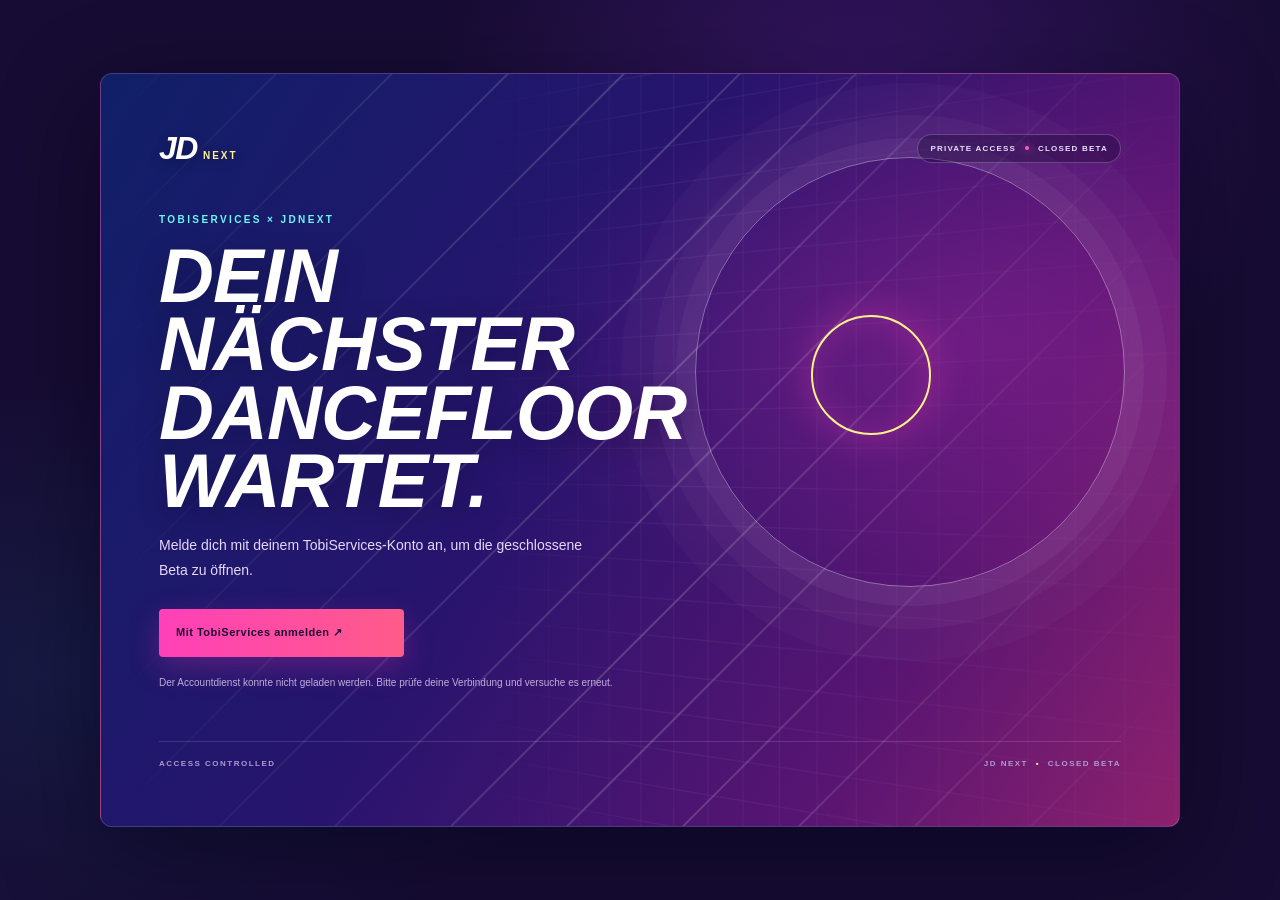
<file: index.html>
<!doctype html>
<html lang="de">
<head>
  <meta charset="utf-8" />
  <meta name="viewport" content="width=device-width, initial-scale=1" />
  <meta name="theme-color" content="#25104f" />
  <meta name="description" content="Interaktiver JDNEXT-inspirierter UI-Prototyp mit TobiServices-Konto. Keine echte Musik oder Spiellogik." />
  <title>JDNEXT UI — Interactive Prototype</title>
  <link rel="stylesheet" href="styles.css?rev=season0-avatar-2" />
</head>
<body>
  <section class="beta-gate" id="betaGate" aria-labelledby="betaGateTitle">
    <div class="beta-gate-panel">
      <div class="beta-gate-grid" aria-hidden="true"></div>
      <div class="beta-gate-orb beta-gate-orb-one" aria-hidden="true"></div>
      <div class="beta-gate-orb beta-gate-orb-two" aria-hidden="true"></div>
      <header class="beta-gate-header">
        <div class="beta-gate-logo"><span>JD</span><small>NEXT</small></div>
        <span class="beta-gate-label">PRIVATE ACCESS <i></i> CLOSED BETA</span>
      </header>
      <main class="beta-gate-copy">
        <p class="beta-gate-overline">TOBISERVICES × JDNEXT</p>
        <h1 id="betaGateTitle">Dein nächster Dancefloor wartet.</h1>
        <p id="betaGateMessage" class="beta-gate-message">Melde dich mit deinem TobiServices-Konto an, um die geschlossene Beta zu öffnen.</p>
        <div class="beta-gate-actions">
          <button class="beta-gate-button" id="betaLogin" type="button">Mit TobiServices anmelden <span aria-hidden="true">↗</span></button>
          <button class="beta-gate-button beta-gate-button-secondary" id="betaMaintenanceBypass" type="button" hidden>Wartungsbypass aktivieren <span aria-hidden="true">↗</span></button>
        </div>
        <p class="beta-gate-status" id="betaGateStatus" role="status" aria-live="polite">Zugriff erhalten Konten mit dem Tag <code>dance-beta</code> oder <code>admin</code>.</p>
      </main>
      <footer class="beta-gate-footer"><span>ACCESS CONTROLLED</span><span>JD NEXT <b>•</b> CLOSED BETA</span></footer>
    </div>
  </section>
  <div class="game-shell" id="gameShell" hidden>
    <aside class="sidebar" aria-label="Navigation">
      <div class="brand-mark" aria-label="JD NEXT">
        <span class="brand-jd">JD</span><span class="brand-next">NEXT</span>
      </div>
      <nav class="nav-icons" aria-label="Menü">
        <div class="nav-icon" title="Benachrichtigungen" aria-label="Benachrichtigungen">
          <svg viewBox="0 0 24 24" aria-hidden="true"><path d="M18 9a6 6 0 0 0-12 0c0 7-3 7-3 9h18c0-2-3-2-3-9M10 21h4"/></svg>
        </div>
        <div class="nav-icon" title="Suche" aria-label="Suche">
          <svg viewBox="0 0 24 24" aria-hidden="true"><circle cx="10.8" cy="10.8" r="6.6"/><path d="m16 16 4.5 4.5"/></svg>
        </div>
        <div class="nav-icon active" title="Home" aria-label="Home">
          <svg viewBox="0 0 24 24" aria-hidden="true"><path d="m3 10 9-7 9 7v10h-6v-6H9v6H3z"/></svg>
        </div>
        <div class="nav-icon" title="Songs" aria-label="Songs">
          <svg viewBox="0 0 24 24" aria-hidden="true"><path d="M9 18V5l12-2v13M9 8l12-2"/><ellipse cx="5.5" cy="18.5" rx="3.5" ry="2.5"/><ellipse cx="17.5" cy="16.5" rx="3.5" ry="2.5"/></svg>
        </div>
        <div class="nav-icon" title="Playlists" aria-label="Playlists">
          <svg viewBox="0 0 24 24" aria-hidden="true"><rect x="3" y="4" width="18" height="16" rx="2"/><path d="m10 8 6 4-6 4z"/></svg>
        </div>
        <div class="nav-icon" title="Dancecard" aria-label="Dancecard">
          <svg viewBox="0 0 24 24" aria-hidden="true"><circle cx="12" cy="8" r="3.5"/><path d="M5 21v-2a7 7 0 0 1 14 0v2z"/></svg>
        </div>
        <div class="nav-spacer"></div>
        <div class="nav-icon plus" title="Mehr Inhalte" aria-label="Mehr Inhalte">
          <svg viewBox="0 0 24 24" aria-hidden="true"><path d="M12 5v14M5 12h14"/></svg>
        </div>
        <div class="nav-icon" title="Einstellungen" aria-label="Einstellungen">
          <svg viewBox="0 0 24 24" aria-hidden="true"><path d="M12 8.5a3.5 3.5 0 1 0 0 7 3.5 3.5 0 0 0 0-7Z"/><path d="m19.4 13.5 1.2 1-1.5 2.6-1.5-.5a7.8 7.8 0 0 1-1.5.9l-.3 1.6h-3l-.3-1.6a7.8 7.8 0 0 1-1.5-.9l-1.5.5L8 14.5l1.2-1a7.4 7.4 0 0 1 0-1.8l-1.2-1 1.5-2.6 1.5.5a7.8 7.8 0 0 1 1.5-.9l.3-1.6h3l.3 1.6a7.8 7.8 0 0 1 1.5.9l1.5-.5 1.5 2.6-1.2 1a7.4 7.4 0 0 1 0 1.8Z" transform="translate(-1 -1) scale(1.08)"/></svg>
        </div>
      </nav>
      <div class="sidebar-footer"><span class="status-dot"></span><span>UI DEMO</span></div>
    </aside>

    <main class="main-content">
      <header class="topbar">
        <div class="topbar-left">
          <span class="eyebrow">JUST DANCE</span>
          <span class="topbar-divider">/</span>
          <span class="topbar-current">HOME</span>
        </div>
        <div class="topbar-right">
          <div class="season-pill" title="Season-Menü öffnen" aria-label="Season 0 Early Access öffnen"><span class="season-spark">✦</span><span>SEASON <b>0</b></span><span class="season-access-label">EARLY ACCESS</span></div>
          <div class="player-pill" title="TobiServices Account öffnen"><span class="player-avatar">JD</span><span class="player-name">PLAYER 01</span><span class="chevron">⌄</span></div>
        </div>
      </header>

      <section class="hero" aria-label="Featured banner">
        <div class="hero-orb orb-one"></div><div class="hero-orb orb-two"></div><div class="hero-orb orb-three"></div>
        <div class="hero-grid"></div>
        <div class="hero-copy">
          <div class="hero-kicker"><span class="kicker-line"></span> YOUR WORLD. YOUR RHYTHM.</div>
          <h1>FIND YOUR<br /><span>GROOVE</span></h1>
          <p>A fresh dance floor is waiting.<br />Pick a vibe and make it yours.</p>
          <div class="hero-cta"><span class="cta-label">EXPLORE THE VIBE</span><span class="cta-arrow">↗</span></div>
          <div class="hero-progress"><span class="progress-number">01</span><span class="progress-line"><i></i></span><span class="progress-number muted">03</span></div>
        </div>
        <div class="hero-art" aria-hidden="true">
          <div class="art-ring ring-back"></div><div class="art-ring ring-front"></div>
          <div class="burst burst-a"></div><div class="burst burst-b"></div><div class="burst burst-c"></div>
          <div class="dancer dancer-one"><i class="head"></i><i class="hair"></i><i class="torso"></i><i class="arm arm-left"></i><i class="arm arm-right"></i><i class="leg leg-left"></i><i class="leg leg-right"></i></div>
          <div class="dancer dancer-two"><i class="head"></i><i class="hair"></i><i class="torso"></i><i class="arm arm-left"></i><i class="arm arm-right"></i><i class="leg leg-left"></i><i class="leg leg-right"></i></div>
          <div class="dancer dancer-three"><i class="head"></i><i class="hair"></i><i class="torso"></i><i class="arm arm-left"></i><i class="arm arm-right"></i><i class="leg leg-left"></i><i class="leg leg-right"></i></div>
          <div class="art-label label-top">MOVE<br />WITH IT</div><div class="art-label label-bottom">NO RULES<br />JUST RHYTHM</div>
          <span class="art-star star-a">✦</span><span class="art-star star-b">✧</span><span class="art-star star-c">✦</span>
        </div>
        <div class="hero-caption"><span>FEATURED PLAYLIST</span><span class="caption-dot"></span><span>CURATED FOR YOU</span></div>
      </section>

      <section class="content-section feature-section" id="moodSection">
        <div class="section-heading"><div><p class="section-overline">PICK YOUR MOOD</p><h2>MADE FOR YOUR MOMENT</h2></div><div class="section-controls"><span class="counter">01 — 04</span><span class="circle-arrow">‹</span><span class="circle-arrow">›</span></div></div>
        <div class="tile-row mood-row">
          <article class="song-tile mood-tile tile-neon"><div class="tile-art abstract-neon"><span class="art-sun"></span><span class="art-ribbon ribbon-one"></span><span class="art-ribbon ribbon-two"></span><span class="art-figure"></span></div><div class="tile-meta"><span class="tile-tag">PLAYLIST</span><span class="tile-duration">◷ 18 MIN</span></div><h3>Neon Nights</h3><div class="tile-bottom"><span class="tile-sub">LIGHTS. MUSIC. YOU.</span><span class="rating-stars">★★★<i>★★</i></span></div></article>
          <article class="song-tile mood-tile tile-coral"><div class="tile-art abstract-coral"><span class="coral-sun"></span><span class="coral-shape shape-one"></span><span class="coral-shape shape-two"></span><span class="coral-figure"></span></div><div class="tile-meta"><span class="tile-tag">PLAYLIST</span><span class="tile-duration">◷ 22 MIN</span></div><h3>Heatwave</h3><div class="tile-bottom"><span class="tile-sub">FEEL THE BEAT</span><span class="rating-stars">★★★★<i>★</i></span></div></article>
          <article class="song-tile mood-tile tile-aqua"><div class="tile-art abstract-aqua"><span class="aqua-moon"></span><span class="aqua-wave wave-one"></span><span class="aqua-wave wave-two"></span><span class="aqua-figure"></span></div><div class="tile-meta"><span class="tile-tag">PLAYLIST</span><span class="tile-duration">◷ 16 MIN</span></div><h3>Blue Hour</h3><div class="tile-bottom"><span class="tile-sub">FIND YOUR FLOW</span><span class="rating-stars">★★★<i>★★</i></span></div></article>
          <article class="song-tile mood-tile tile-lime"><div class="tile-art abstract-lime"><span class="lime-disc"></span><span class="lime-stripe stripe-one"></span><span class="lime-stripe stripe-two"></span><span class="lime-figure"></span></div><div class="tile-meta"><span class="tile-tag">PLAYLIST</span><span class="tile-duration">◷ 20 MIN</span></div><h3>Pixel Fever</h3><div class="tile-bottom"><span class="tile-sub">BOLD MOVES ONLY</span><span class="rating-stars">★★★★★</span></div></article>
        </div>
      </section>

      <section class="content-section tracks-section" id="songSection">
        <div class="section-heading"><div><p class="section-overline">A LITTLE BIT OF EVERYTHING</p><h2>SONGS TO GET YOU STARTED</h2></div><div class="section-controls"><span class="view-all">VIEW ALL <b>↗</b></span><span class="circle-arrow">‹</span><span class="circle-arrow">›</span></div></div>
        <div class="tile-row track-row">
          <article class="track-tile"><div class="track-cover cover-prism"><span class="cover-shape"></span><span class="cover-type">PRISM<br />PARTY</span><span class="cover-mini-star">✦</span></div><div class="track-info"><h3>Prism Party</h3><p>THE LUMINOUS CLUB</p><div class="track-stats"><span class="difficulty"><i></i><i></i><i></i><i></i></span><span>MEDIUM</span><span class="track-rating">★★★★<i>★</i></span></div></div></article>
          <article class="track-tile"><div class="track-cover cover-pulse"><span class="pulse-circle"></span><span class="pulse-line"></span><span class="cover-type">MIDNIGHT<br />PULSE</span></div><div class="track-info"><h3>Midnight Pulse</h3><p>VELVET STATIC</p><div class="track-stats"><span class="difficulty"><i></i><i></i><i></i></span><span>EASY</span><span class="track-rating">★★★<i>★★</i></span></div></div></article>
          <article class="track-tile"><div class="track-cover cover-stardust"><span class="dust-star dust-one">✦</span><span class="dust-star dust-two">✧</span><span class="cover-type">STARDUST<br />SHUFFLE</span></div><div class="track-info"><h3>Stardust Shuffle</h3><p>COMET CLUB</p><div class="track-stats"><span class="difficulty"><i></i><i></i><i></i><i></i><i></i></span><span>HARD</span><span class="track-rating">★★★★★</span></div></div></article>
          <article class="track-tile"><div class="track-cover cover-afterglow"><span class="after-disc"></span><span class="after-zigzag"></span><span class="cover-type">AFTER<br />GLOW</span></div><div class="track-info"><h3>Afterglow</h3><p>DAYBREAK FM</p><div class="track-stats"><span class="difficulty"><i></i><i></i><i></i></span><span>EASY</span><span class="track-rating">★★★★<i>★</i></span></div></div></article>
        </div>
      </section>
      <footer class="bottom-hints"><span><kbd>ESC</kbd> BACK</span><span><kbd>F</kbd> SEARCH</span><span class="prototype-note">INTERACTIVE UI DEMO <b>•</b> NO REAL AUDIO / NO GAMEPLAY</span></footer>
    </main>
  </div>
<script type="module" src="app-season0-avatar-v2.js?rev=central-access-1"></script>
</body>
</html>
</file>
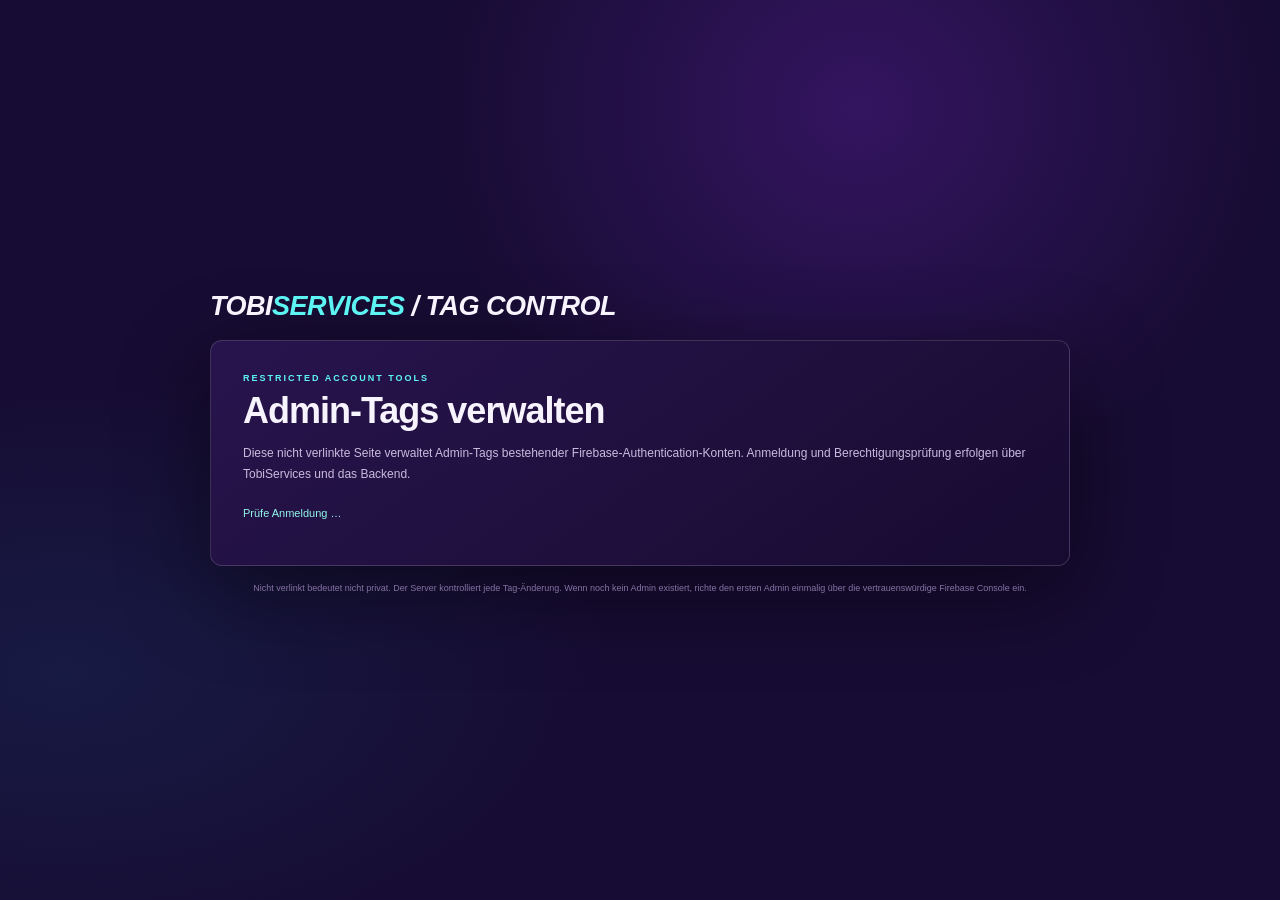
<file: account-setup-7f3c.html>
<!doctype html>
<html lang="de">
<head>
<meta charset="utf-8">
<meta name="viewport" content="width=device-width,initial-scale=1">
<meta name="robots" content="noindex,nofollow,noarchive">
<meta name="referrer" content="strict-origin-when-cross-origin">
<meta name="theme-color" content="#170c33">
<title>TobiServices · Account Tags</title>
<link rel="stylesheet" href="styles.css">
<style>
body{min-height:100vh;display:grid;place-items:center;padding:20px}
.tag-shell{width:min(100%,860px)}
.tag-brand{font:italic 900 27px Impact,"Arial Narrow",sans-serif;letter-spacing:-.5px;margin-bottom:18px}
.tag-brand span{color:#5df5f4}
.tag-panel{padding:clamp(20px,4vw,32px);background:linear-gradient(145deg,#28144d,#170b30);border:1px solid #ffffff26;border-radius:12px;box-shadow:0 25px 90px #0007;margin-bottom:14px}
.tag-kicker{font-size:9px;color:#5df5f4;letter-spacing:2px;font-weight:800;margin:0 0 9px}
h1{font-size:clamp(25px,5vw,36px);line-height:1.05;margin:0 0 13px;letter-spacing:-1px}
.tag-intro{font-size:12px;color:#c9badd;line-height:1.75;margin:0 0 20px}
.tag-form{display:grid;gap:9px;max-width:430px}
.tag-form label{font-size:9px;text-transform:uppercase;letter-spacing:1.2px;color:#b5a5d0;font-weight:800}
.tag-form input{width:100%;min-height:43px;background:#100722;border:1px solid #ffffff35;border-radius:5px;color:#fff;padding:11px 12px;font:12px Inter,Arial,sans-serif;outline:none}
.tag-form input:focus{border-color:#62f3f7;box-shadow:0 0 0 3px #5cf3f51c}
.tag-status{font-size:11px;line-height:1.6;color:#91f6e8;overflow-wrap:anywhere;min-height:16px;margin-top:12px}
.tag-status.error{color:#ff9fcb}
.tag-notice{padding:12px;border:1px solid #ffdf7a55;background:#ffdf7a0a;border-radius:5px;color:#ead9b6;font-size:10px;line-height:1.8;margin-top:14px}
.tag-toolbar{display:flex;gap:9px;align-items:center;flex-wrap:wrap;margin:14px 0}
.tag-toolbar input{flex:1 1 220px;min-width:0}
.tag-account-list{display:grid;gap:8px;margin-top:12px}
.tag-account{display:flex;align-items:center;gap:12px;padding:12px;border:1px solid #ffffff22;border-radius:6px;background:#ffffff07;min-width:0}
.tag-account-main{min-width:0;flex:1}
.tag-account-main strong,.tag-account-main small{display:block;overflow-wrap:anywhere}
.tag-account-main strong{font-size:12px}
.tag-account-main small{font-size:10px;color:#a995c4;margin-top:4px}
.tag-chips{display:flex;gap:5px;flex-wrap:wrap;margin-top:7px}
.tag-chip{padding:4px 7px;border-radius:30px;font-size:8px;color:#adfff6;border:1px solid #5cf3ed55;background:#5cf3ed10}
.tag-chip.admin{color:#fff08e;border-color:#fff08e70;background:#fff08e10}
.tag-actions{display:flex;gap:7px;flex-wrap:wrap}
.tag-footer{font-size:9px;color:#8573a3;text-align:center;line-height:1.8;margin:13px 4px}
@media(max-width:600px){body{padding:10px}.tag-account{align-items:flex-start;flex-wrap:wrap}.tag-actions{width:100%}.tag-actions .ui-button{flex:1}.tag-panel{padding:18px 14px}}
</style>
</head>
<body>
<main class="tag-shell">
  <div class="tag-brand">TOBI<span>SERVICES</span> / TAG CONTROL</div>
  <section class="tag-panel" id="authPanel">
    <p class="tag-kicker">RESTRICTED ACCOUNT TOOLS</p>
    <h1>Admin-Tags verwalten</h1>
    <p class="tag-intro">Diese nicht verlinkte Seite verwaltet Admin-Tags bestehender Firebase-Authentication-Konten. Anmeldung und Berechtigungsprüfung erfolgen über TobiServices und das Backend.</p>
    <p class="tag-status">Prüfe Anmeldung …</p>
  </section>
  <section class="tag-panel" id="managerPanel" hidden>
    <p class="tag-kicker">ADMIN SESSION VERIFIED</p>
    <h1>Account-Tags</h1>
    <p class="tag-intro" id="signedInLabel"></p>
    <div class="tag-toolbar">
      <input class="search-input" id="accountSearch" type="search" maxlength="150" placeholder="E-Mail, Anzeigename oder UID suchen" aria-label="Accounts suchen">
      <button type="button" class="ui-button secondary" id="refreshAccounts">Aktualisieren</button>
      <a class="ui-button ghost link-button" href="https://hannonuppi.github.io/Tobiservices-Account/account.html">Mein Account</a>
      <button type="button" class="ui-button ghost" id="signOutButton">Abmelden</button>
    </div>
    <p class="tag-status" id="managerStatus" aria-live="polite"></p>
    <div class="tag-account-list" id="tagAccountList"></div>
  </section>
  <p class="tag-footer">Nicht verlinkt bedeutet nicht privat. Der Server kontrolliert jede Tag-Änderung. Wenn noch kein Admin existiert, richte den ersten Admin einmalig über die vertrauenswürdige Firebase Console ein.</p>
</main>
<script type="module">
import { onUser, login, signOut, isAdmin, listUsers, setTags } from "https://hannonuppi.github.io/Tobiservices-Account/auth-core.js";

const authPanel = document.getElementById("authPanel");
const managerPanel = document.getElementById("managerPanel");
let currentUser = null;
let currentProfile = null;
let allUsers = [];
let busy = false;

function escapeHTML(value) {
  return String(value ?? "").replace(/[&<>"']/g, function(ch) {
    return {"&":"&amp;","<":"&lt;",">":"&gt;",'"':"&quot;","'":"&#39;"}[ch];
  });
}
function setStatus(element, message, error) {
  element.textContent = message || "";
  element.className = "tag-status" + (error ? " error" : "");
}
function renderLogin(message, isError) {
  managerPanel.hidden = true;
  authPanel.hidden = false;
  authPanel.innerHTML =
    '<p class="tag-kicker">RESTRICTED ACCOUNT TOOLS</p>' +
    '<h1>Admin-Tags verwalten</h1>' +
    '<p class="tag-intro">Melde dich mit einem bestehenden Firebase-E-Mail-Konto an. Nur ein Konto mit dem serverseitig bestätigten <code>admin</code>-Tag darf andere Accounts bearbeiten.</p>' +
    '<form class="tag-form" id="tagLoginForm">' +
      '<label for="tagLoginEmail">E-Mail-Adresse</label>' +
      '<input id="tagLoginEmail" type="email" autocomplete="email" maxlength="254" required placeholder="name@beispiel.de">' +
      '<label for="tagLoginPassword">Passwort</label>' +
      '<input id="tagLoginPassword" type="password" autocomplete="current-password" maxlength="128" required>' +
      '<button class="ui-button primary" id="tagLoginButton" type="submit">Anmelden</button>' +
    '</form>' +
    '<p class="tag-status" id="loginStatus"></p>' +
    '<div class="tag-notice"><strong>Erster Admin?</strong> Damit keine öffentliche Rechteerhöhung entsteht, kann diese Seite nicht selbst einen beliebigen Besucher zum Admin machen. Öffne Firebase Console → Authentication, kopiere die UID deines eigenen Kontos und setze einmalig in Firestore <code>users/{UID}</code> das Feld <code>tags</code> auf ein Array mit <code>admin</code>. Danach kannst du die weiteren Admin-Tags hier verwalten.</div>';
  const status = document.getElementById("loginStatus");
  setStatus(status, message, isError);
  document.getElementById("tagLoginForm").addEventListener("submit", async function(event) {
    event.preventDefault();
    if (busy) return;
    busy = true;
    const button = document.getElementById("tagLoginButton");
    button.disabled = true;
    setStatus(status, "Anmeldung wird geprüft …", false);
    try {
      await login(document.getElementById("tagLoginEmail").value.trim(), document.getElementById("tagLoginPassword").value);
      document.getElementById("tagLoginPassword").value = "";
      setStatus(status, "Angemeldet; Berechtigungen werden geladen …", false);
    } catch (error) {
      console.error(error);
      const code = String(error?.code || "");
      let msg = "Anmeldung fehlgeschlagen. Bitte E-Mail und Passwort prüfen.";
      if (code.includes("auth/invalid-credential") || code.includes("auth/invalid-login-credentials")) msg = "E-Mail-Adresse oder Passwort ist falsch.";
      else if (code.includes("auth/too-many-requests")) msg = "Zu viele Versuche. Bitte warte einen Moment.";
      setStatus(status, msg, true);
      button.disabled = false;
    } finally {
      busy = false;
    }
  });
}
async function loadUsers() {
  const status = document.getElementById("managerStatus");
  const root = document.getElementById("tagAccountList");
  root.replaceChildren();
  setStatus(status, "Firebase-Accounts werden geladen …", false);
  try {
    allUsers = await listUsers();
    if (allUsers.length > 0 && allUsers[0].truncated) {}
    renderUsers();
    setStatus(status, allUsers.length + " Firebase-Accounts geladen.", false);
  } catch (error) {
    console.error(error);
    setStatus(status, "Accounts konnten nicht geladen werden. Prüfe deine Admin-Tags und die Cloud-Functions-Bereitstellung.", true);
  }
}
function renderUsers() {
  const root = document.getElementById("tagAccountList");
  const query = document.getElementById("accountSearch").value.trim().toLowerCase();
  const filtered = allUsers.filter(function(user) {
    return [user.email, user.displayName, user.username, user.uid].join(" ").toLowerCase().includes(query);
  });
  root.replaceChildren();
  if (!filtered.length) {
    const empty = document.createElement("p");
    empty.className = "tag-intro";
    empty.textContent = "Keine passenden Accounts gefunden.";
    root.appendChild(empty);
    return;
  }
  filtered.forEach(function(user) {
    const tags = Array.isArray(user.tags) ? user.tags : [];
    const isAdminUser = tags.includes("admin");
    const row = document.createElement("article");
    row.className = "tag-account";

    const main = document.createElement("div");
    main.className = "tag-account-main";
    const strong = document.createElement("strong");
    strong.textContent = user.displayName || user.email || "(ohne Anzeigenamen)";
    const small = document.createElement("small");
    small.textContent = (user.email || user.username || "(keine E-Mail)") + " · UID: " + user.uid;
    const chips = document.createElement("div");
    chips.className = "tag-chips";
    if (tags.length) {
      tags.forEach(function(tag) {
        const chip = document.createElement("span");
        chip.className = "tag-chip" + (tag === "admin" ? " admin" : "");
        chip.textContent = tag;
        chips.appendChild(chip);
      });
    } else {
      const chip = document.createElement("span");
      chip.className = "tag-chip";
      chip.textContent = "Keine Tags";
      chips.appendChild(chip);
    }
    main.append(strong, small, chips);

    const actions = document.createElement("div");
    actions.className = "tag-actions";
    const button = document.createElement("button");
    button.type = "button";
    button.className = "ui-button " + (isAdminUser ? "secondary" : "primary");
    button.textContent = isAdminUser ? "Admin-Tag entfernen" : "Zum Admin machen";
    button.disabled = Boolean(isAdminUser && user.uid === currentUser?.uid);
    button.title = button.disabled ? "Entferne nicht den eigenen Admin-Tag aus der aktiven Sitzung." : "";
    button.addEventListener("click", async function() {
      if (busy) return;
      busy = true;
      button.disabled = true;
      try {
        const nextTags = isAdminUser ? tags.filter(tag => tag !== "admin") : [...new Set([...tags, "admin"])];
        await setTags(user.uid, nextTags);
        user.tags = nextTags;
        renderUsers();
        setStatus(document.getElementById("managerStatus"), "Admin-Tags für " + (user.email || user.uid) + " gespeichert.", false);
      } catch (error) {
        console.error(error);
        setStatus(document.getElementById("managerStatus"), "Änderung wurde vom Server abgelehnt. Prüfe, ob deine Admin-Sitzung noch gültig ist.", true);
      } finally {
        busy = false;
      }
    });
    actions.appendChild(button);
    row.append(main, actions);
    root.appendChild(row);
  });
}
document.getElementById("accountSearch")?.addEventListener("input", renderUsers);
document.getElementById("refreshAccounts")?.addEventListener("click", loadUsers);
document.getElementById("signOutButton")?.addEventListener("click", async function() {
  try { await signOut(); currentUser = null; currentProfile = null; renderLogin(); }
  catch (error) { console.error(error); setStatus(document.getElementById("managerStatus"), "Abmelden fehlgeschlagen.", true); }
});

onUser(async function(user, profile) {
  currentUser = user;
  currentProfile = profile;
  if (!user) {
    renderLogin();
    return;
  }
  if (!isAdmin(profile)) {
    authPanel.hidden = false;
    managerPanel.hidden = true;
    authPanel.innerHTML =
      '<p class="tag-kicker">ACCESS DENIED</p>' +
      '<h1>Kein Admin-Zugriff</h1>' +
      '<p class="tag-intro">Du bist angemeldet, aber dein Profil besitzt nicht das Tag <code>admin</code>. Diese Seite wird nicht selbst Privilegien vergeben. Für die erste Einrichtung muss der Eigentümer den eigenen UID-Eintrag in Firebase Console markieren.</p>' +
      '<div class="tag-actions"><button type="button" class="ui-button secondary" id="tagSignOut">Abmelden</button><a class="ui-button ghost link-button" href="https://hannonuppi.github.io/Tobiservices-Account/account.html">Account Center</a></div>';
    document.getElementById("tagSignOut").addEventListener("click", async function() { await signOut(); renderLogin(); });
    return;
  }
  authPanel.hidden = true;
  managerPanel.hidden = false;
  document.getElementById("signedInLabel").textContent = "Angemeldet als " + (profile?.email || user.email || user.uid) + ". Rollen werden über Firestore-Tags geprüft.";
  await loadUsers();
});
</script>
</body>
</html>
</file>
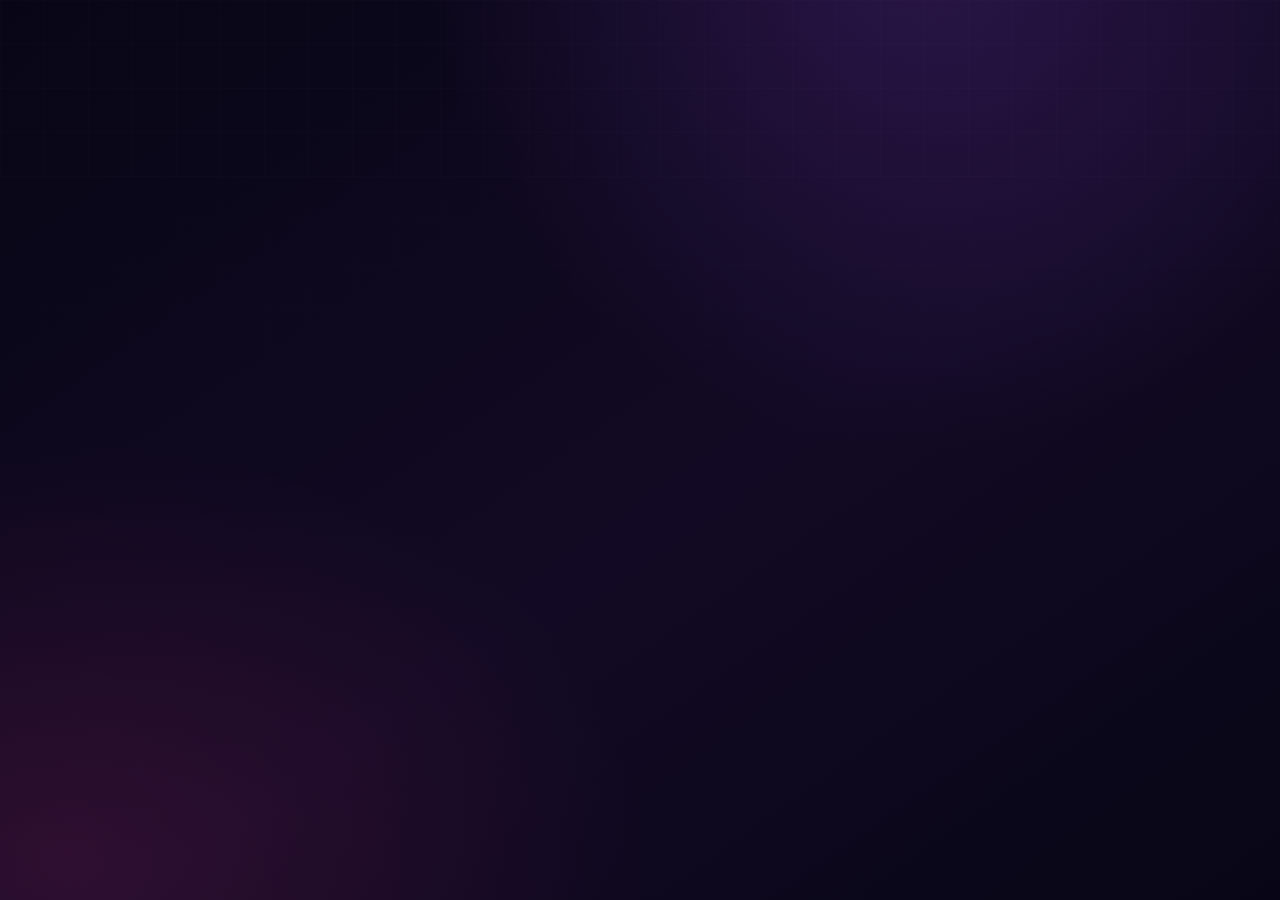
<file: screens/catalog.html>
<!doctype html>
<html lang="de">
<head>
  <meta charset="utf-8">
  <meta name="viewport" content="width=device-width, initial-scale=1">
  <meta name="theme-color" content="#100722">
  <meta name="description" content="JDNEXT Konzept – SONG-KATALOG">
  <title>JDNEXT · SONG-KATALOG</title>
  <link rel="preconnect" href="https://fonts.googleapis.com">
  <link href="https://fonts.googleapis.com/css2?family=Inter:wght@400;500;600;700;800;900&family=Barlow+Condensed:wght@600;700;800;900&display=swap" rel="stylesheet">
  <link rel="stylesheet" href="./screen-ui.css">
</head>
<body class="jdn-screen" data-screen="catalog">
  <div class="screen-shell">
    <header class="screen-topbar">
      <a class="screen-logo" href="../index.html" aria-label="Zur JDNEXT-Startseite"><strong>JD</strong><span>NEXT</span></a>
      <div class="screen-context"><span class="screen-eyebrow" id="screenKicker">JDNEXT · MENU</span><h1 id="screenHeading">SONG-KATALOG</h1></div>
      <div class="screen-user" id="screenUser"><span class="screen-user-dot"></span><span>TOBISERVICES</span></div>
      <a class="screen-back" id="screenBack" href="../index.html"><span aria-hidden="true">←</span> MENÜ</a>
    </header>
    <main class="screen-main" id="screenContent">
      <div class="screen-loading"><span class="screen-spinner"></span><span>SPIELDATEN WERDEN GELADEN</span></div>
    </main>
    <footer class="screen-footer"><span>JDNEXT CONCEPT UI</span><span>NOT OFFICIAL · NO ORIGINAL GAME ASSETS</span><span>ESC <b>←</b> MENÜ</span></footer>
  </div>
  <script type="module" src="./screen-ui.js"></script>
</body>
</html>
</file>
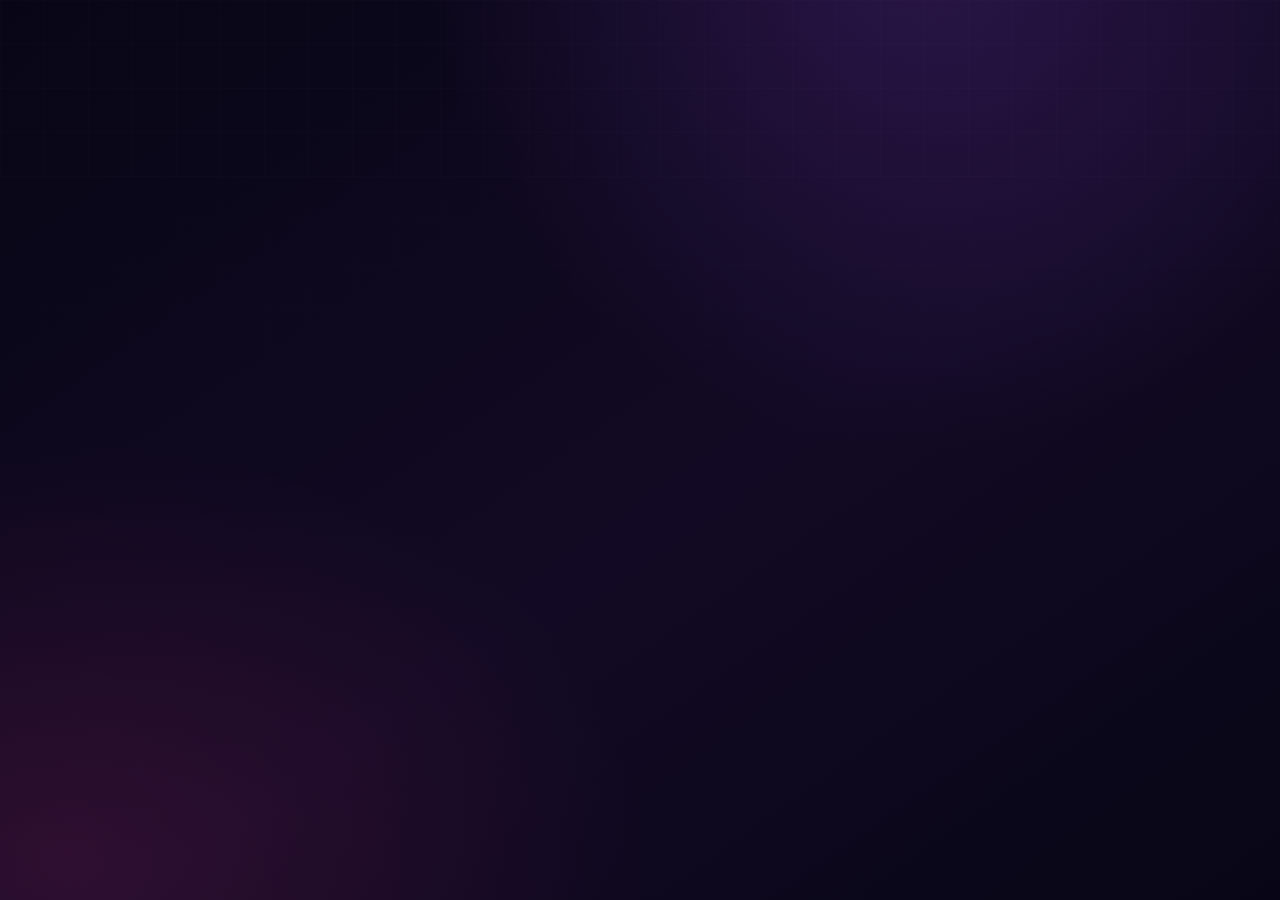
<file: screens/content.html>
<!doctype html>
<html lang="de">
<head>
  <meta charset="utf-8">
  <meta name="viewport" content="width=device-width, initial-scale=1">
  <meta name="theme-color" content="#100722">
  <meta name="description" content="JDNEXT Konzept – SEASON HUB">
  <title>JDNEXT · SEASON HUB</title>
  <link rel="preconnect" href="https://fonts.googleapis.com">
  <link href="https://fonts.googleapis.com/css2?family=Inter:wght@400;500;600;700;800;900&family=Barlow+Condensed:wght@600;700;800;900&display=swap" rel="stylesheet">
  <link rel="stylesheet" href="./screen-ui.css">
</head>
<body class="jdn-screen" data-screen="content">
  <div class="screen-shell">
    <header class="screen-topbar">
      <a class="screen-logo" href="../index.html" aria-label="Zur JDNEXT-Startseite"><strong>JD</strong><span>NEXT</span></a>
      <div class="screen-context"><span class="screen-eyebrow" id="screenKicker">JDNEXT · MENU</span><h1 id="screenHeading">SEASON HUB</h1></div>
      <div class="screen-user" id="screenUser"><span class="screen-user-dot"></span><span>TOBISERVICES</span></div>
      <a class="screen-back" id="screenBack" href="../index.html"><span aria-hidden="true">←</span> MENÜ</a>
    </header>
    <main class="screen-main" id="screenContent">
      <div class="screen-loading"><span class="screen-spinner"></span><span>SPIELDATEN WERDEN GELADEN</span></div>
    </main>
    <footer class="screen-footer"><span>JDNEXT CONCEPT UI</span><span>NOT OFFICIAL · NO ORIGINAL GAME ASSETS</span><span>ESC <b>←</b> MENÜ</span></footer>
  </div>
  <script type="module" src="./screen-ui.js"></script>
</body>
</html>
</file>
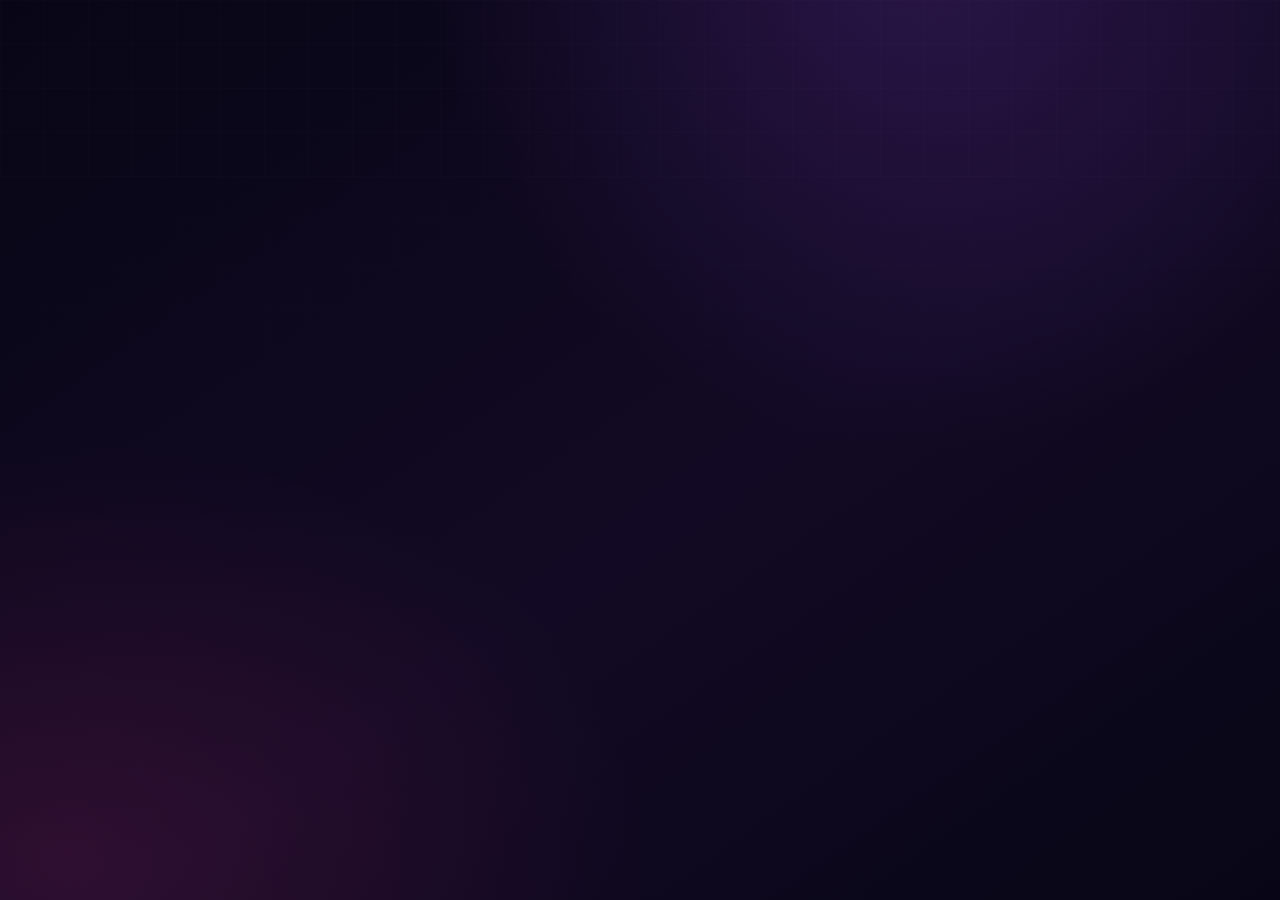
<file: screens/dancecard.html>
<!doctype html>
<html lang="de">
<head>
  <meta charset="utf-8">
  <meta name="viewport" content="width=device-width, initial-scale=1">
  <meta name="theme-color" content="#100722">
  <meta name="description" content="JDNEXT Konzept – DANCECARD">
  <title>JDNEXT · DANCECARD</title>
  <link rel="preconnect" href="https://fonts.googleapis.com">
  <link href="https://fonts.googleapis.com/css2?family=Inter:wght@400;500;600;700;800;900&family=Barlow+Condensed:wght@600;700;800;900&display=swap" rel="stylesheet">
  <link rel="stylesheet" href="./screen-ui.css?rev=season0-avatar-1">
</head>
<body class="jdn-screen" data-screen="dancecard">
  <div class="screen-shell">
    <header class="screen-topbar">
      <a class="screen-logo" href="../index.html" aria-label="Zur JDNEXT-Startseite"><strong>JD</strong><span>NEXT</span></a>
      <div class="screen-context"><span class="screen-eyebrow" id="screenKicker">JDNEXT · MENU</span><h1 id="screenHeading">DANCECARD</h1></div>
      <div class="screen-user" id="screenUser"><span class="screen-user-dot"></span><span>TOBISERVICES</span></div>
      <a class="screen-back" id="screenBack" href="../index.html"><span aria-hidden="true">←</span> MENÜ</a>
    </header>
    <main class="screen-main" id="screenContent">
      <div class="screen-loading"><span class="screen-spinner"></span><span>SPIELDATEN WERDEN GELADEN</span></div>
    </main>
    <footer class="screen-footer"><span>JDNEXT CONCEPT UI</span><span>NOT OFFICIAL · NO ORIGINAL GAME ASSETS</span><span>ESC <b>←</b> MENÜ</span></footer>
  </div>
  <script type="module" src="./screen-ui.js?rev=season0-avatar-1"></script>
</body>
</html>
</file>
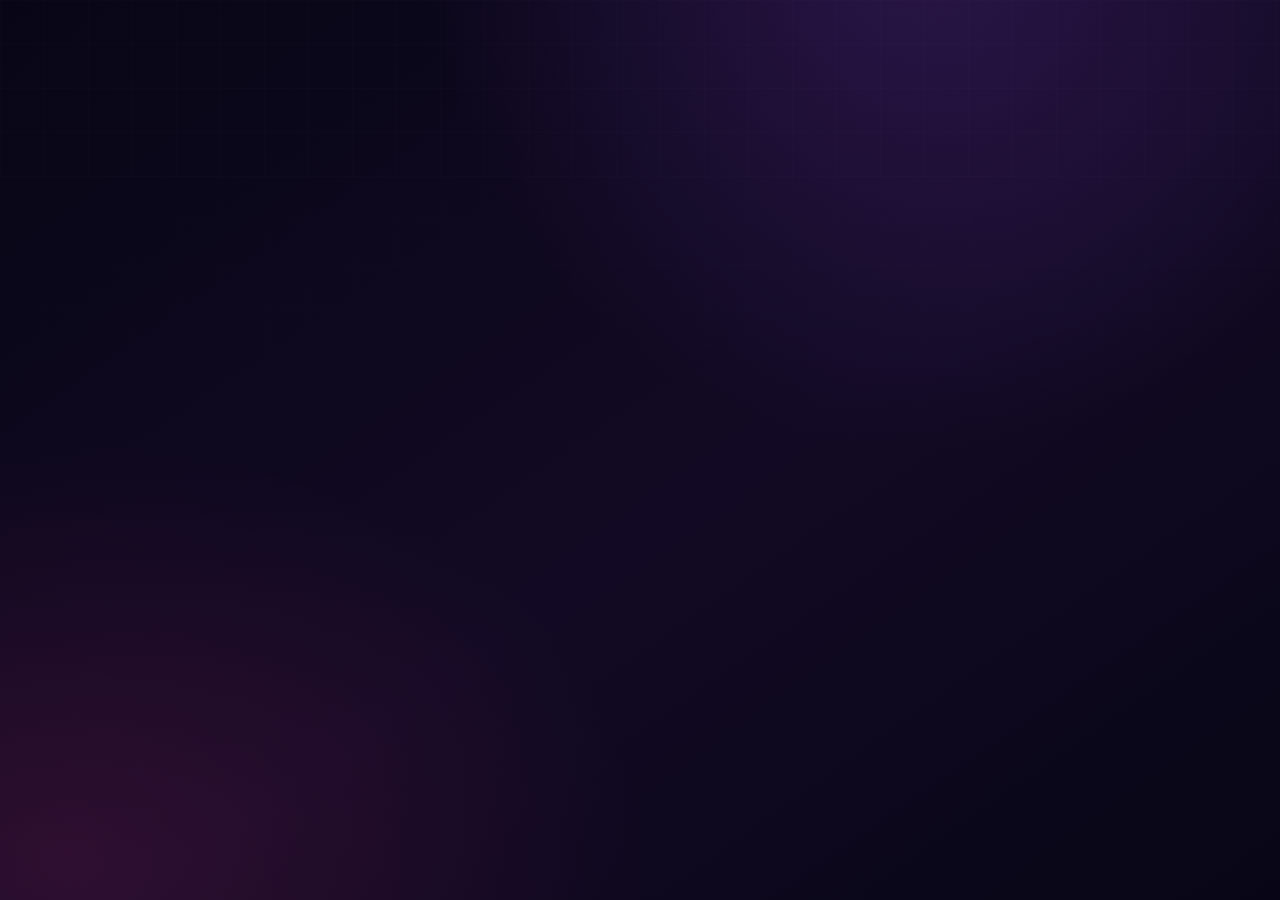
<file: screens/login.html>
<!doctype html>
<html lang="de">
<head>
  <meta charset="utf-8">
  <meta name="viewport" content="width=device-width, initial-scale=1">
  <meta name="theme-color" content="#100722">
  <meta name="description" content="JDNEXT Konzept – TOBISERVICES LOGIN">
  <title>JDNEXT · TOBISERVICES LOGIN</title>
  <link rel="preconnect" href="https://fonts.googleapis.com">
  <link href="https://fonts.googleapis.com/css2?family=Inter:wght@400;500;600;700;800;900&family=Barlow+Condensed:wght@600;700;800;900&display=swap" rel="stylesheet">
  <link rel="stylesheet" href="./screen-ui.css">
</head>
<body class="jdn-screen" data-screen="login">
  <div class="screen-shell">
    <header class="screen-topbar">
      <a class="screen-logo" href="../index.html" aria-label="Zur JDNEXT-Startseite"><strong>JD</strong><span>NEXT</span></a>
      <div class="screen-context"><span class="screen-eyebrow" id="screenKicker">JDNEXT · MENU</span><h1 id="screenHeading">TOBISERVICES LOGIN</h1></div>
      <div class="screen-user" id="screenUser"><span class="screen-user-dot"></span><span>TOBISERVICES</span></div>
      <a class="screen-back" id="screenBack" href="../index.html"><span aria-hidden="true">←</span> MENÜ</a>
    </header>
    <main class="screen-main" id="screenContent">
      <div class="screen-loading"><span class="screen-spinner"></span><span>SPIELDATEN WERDEN GELADEN</span></div>
    </main>
    <footer class="screen-footer"><span>JDNEXT CONCEPT UI</span><span>NOT OFFICIAL · NO ORIGINAL GAME ASSETS</span><span>ESC <b>←</b> MENÜ</span></footer>
  </div>
  <script type="module" src="./screen-ui.js"></script>
</body>
</html>
</file>
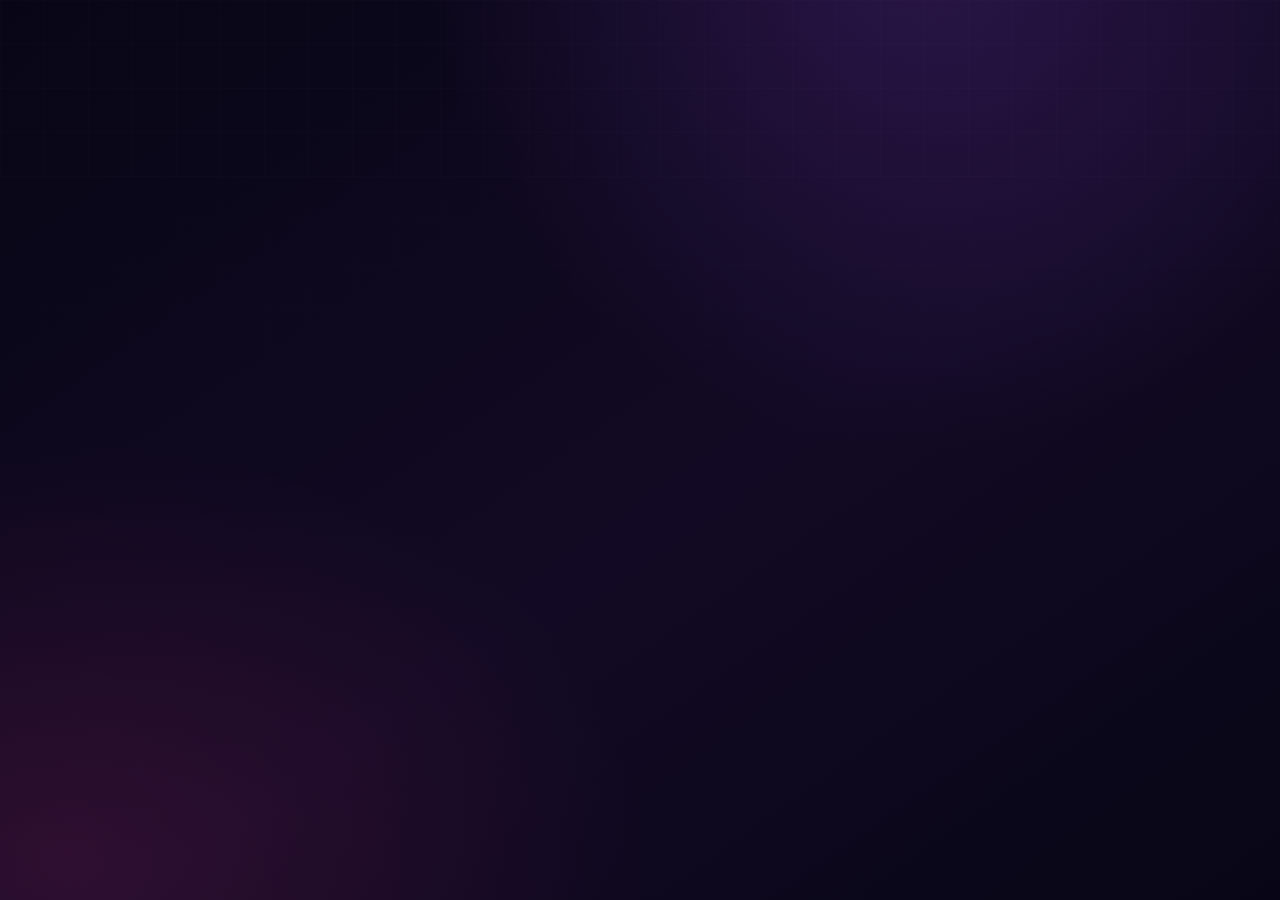
<file: screens/notifications.html>
<!doctype html>
<html lang="de">
<head>
  <meta charset="utf-8">
  <meta name="viewport" content="width=device-width, initial-scale=1">
  <meta name="theme-color" content="#100722">
  <meta name="description" content="JDNEXT Konzept – BENACHRICHTIGUNGEN">
  <title>JDNEXT · BENACHRICHTIGUNGEN</title>
  <link rel="preconnect" href="https://fonts.googleapis.com">
  <link href="https://fonts.googleapis.com/css2?family=Inter:wght@400;500;600;700;800;900&family=Barlow+Condensed:wght@600;700;800;900&display=swap" rel="stylesheet">
  <link rel="stylesheet" href="./screen-ui.css">
</head>
<body class="jdn-screen" data-screen="notifications">
  <div class="screen-shell">
    <header class="screen-topbar">
      <a class="screen-logo" href="../index.html" aria-label="Zur JDNEXT-Startseite"><strong>JD</strong><span>NEXT</span></a>
      <div class="screen-context"><span class="screen-eyebrow" id="screenKicker">JDNEXT · MENU</span><h1 id="screenHeading">BENACHRICHTIGUNGEN</h1></div>
      <div class="screen-user" id="screenUser"><span class="screen-user-dot"></span><span>TOBISERVICES</span></div>
      <a class="screen-back" id="screenBack" href="../index.html"><span aria-hidden="true">←</span> MENÜ</a>
    </header>
    <main class="screen-main" id="screenContent">
      <div class="screen-loading"><span class="screen-spinner"></span><span>SPIELDATEN WERDEN GELADEN</span></div>
    </main>
    <footer class="screen-footer"><span>JDNEXT CONCEPT UI</span><span>NOT OFFICIAL · NO ORIGINAL GAME ASSETS</span><span>ESC <b>←</b> MENÜ</span></footer>
  </div>
  <script type="module" src="./screen-ui.js"></script>
</body>
</html>
</file>
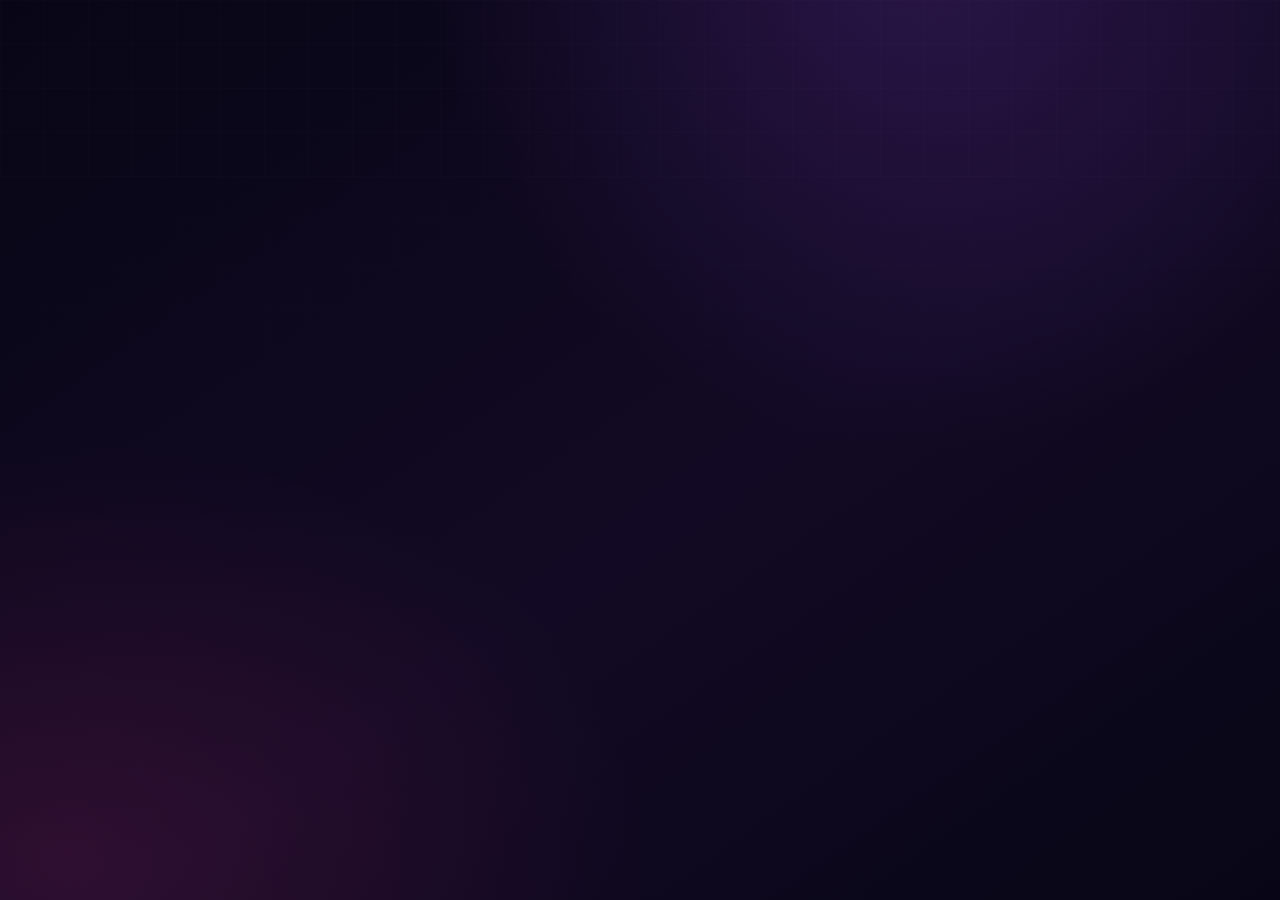
<file: screens/player.html>
<!doctype html>
<html lang="de">
<head>
  <meta charset="utf-8">
  <meta name="viewport" content="width=device-width, initial-scale=1">
  <meta name="theme-color" content="#100722">
  <meta name="description" content="JDNEXT Konzept – DEMO-PLAYER">
  <title>JDNEXT · DEMO-PLAYER</title>
  <link rel="preconnect" href="https://fonts.googleapis.com">
  <link href="https://fonts.googleapis.com/css2?family=Inter:wght@400;500;600;700;800;900&family=Barlow+Condensed:wght@600;700;800;900&display=swap" rel="stylesheet">
  <link rel="stylesheet" href="./screen-ui.css">
</head>
<body class="jdn-screen" data-screen="player">
  <div class="screen-shell">
    <header class="screen-topbar">
      <a class="screen-logo" href="../index.html" aria-label="Zur JDNEXT-Startseite"><strong>JD</strong><span>NEXT</span></a>
      <div class="screen-context"><span class="screen-eyebrow" id="screenKicker">JDNEXT · MENU</span><h1 id="screenHeading">DEMO-PLAYER</h1></div>
      <div class="screen-user" id="screenUser"><span class="screen-user-dot"></span><span>TOBISERVICES</span></div>
      <a class="screen-back" id="screenBack" href="../index.html"><span aria-hidden="true">←</span> MENÜ</a>
    </header>
    <main class="screen-main" id="screenContent">
      <div class="screen-loading"><span class="screen-spinner"></span><span>SPIELDATEN WERDEN GELADEN</span></div>
    </main>
    <footer class="screen-footer"><span>JDNEXT CONCEPT UI</span><span>NOT OFFICIAL · NO ORIGINAL GAME ASSETS</span><span>ESC <b>←</b> MENÜ</span></footer>
  </div>
  <script type="module" src="./screen-ui.js"></script>
</body>
</html>
</file>
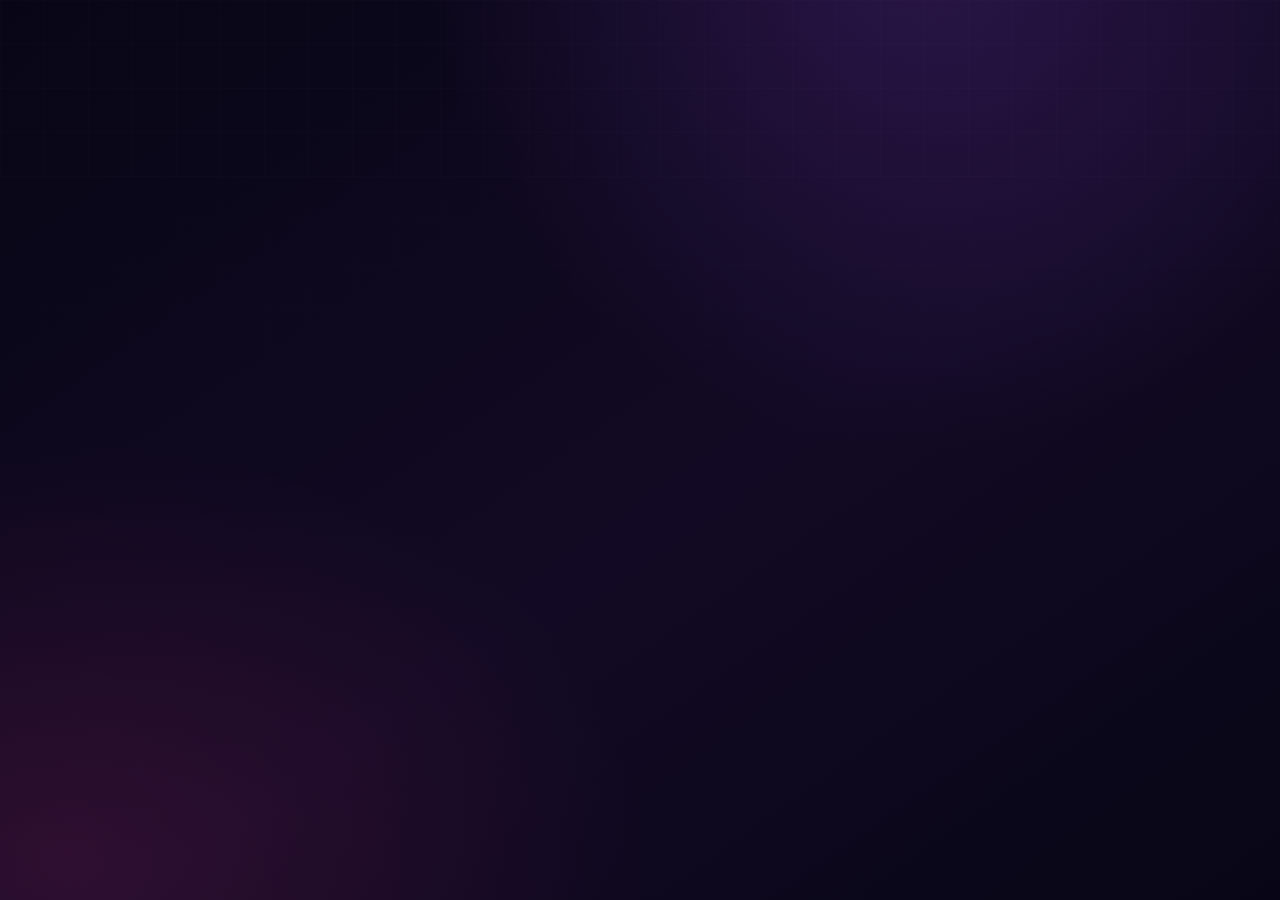
<file: screens/playlists.html>
<!doctype html>
<html lang="de">
<head>
  <meta charset="utf-8">
  <meta name="viewport" content="width=device-width, initial-scale=1">
  <meta name="theme-color" content="#100722">
  <meta name="description" content="JDNEXT Konzept – PLAYLISTS">
  <title>JDNEXT · PLAYLISTS</title>
  <link rel="preconnect" href="https://fonts.googleapis.com">
  <link href="https://fonts.googleapis.com/css2?family=Inter:wght@400;500;600;700;800;900&family=Barlow+Condensed:wght@600;700;800;900&display=swap" rel="stylesheet">
  <link rel="stylesheet" href="./screen-ui.css">
</head>
<body class="jdn-screen" data-screen="playlists">
  <div class="screen-shell">
    <header class="screen-topbar">
      <a class="screen-logo" href="../index.html" aria-label="Zur JDNEXT-Startseite"><strong>JD</strong><span>NEXT</span></a>
      <div class="screen-context"><span class="screen-eyebrow" id="screenKicker">JDNEXT · MENU</span><h1 id="screenHeading">PLAYLISTS</h1></div>
      <div class="screen-user" id="screenUser"><span class="screen-user-dot"></span><span>TOBISERVICES</span></div>
      <a class="screen-back" id="screenBack" href="../index.html"><span aria-hidden="true">←</span> MENÜ</a>
    </header>
    <main class="screen-main" id="screenContent">
      <div class="screen-loading"><span class="screen-spinner"></span><span>SPIELDATEN WERDEN GELADEN</span></div>
    </main>
    <footer class="screen-footer"><span>JDNEXT CONCEPT UI</span><span>NOT OFFICIAL · NO ORIGINAL GAME ASSETS</span><span>ESC <b>←</b> MENÜ</span></footer>
  </div>
  <script type="module" src="./screen-ui.js"></script>
</body>
</html>
</file>
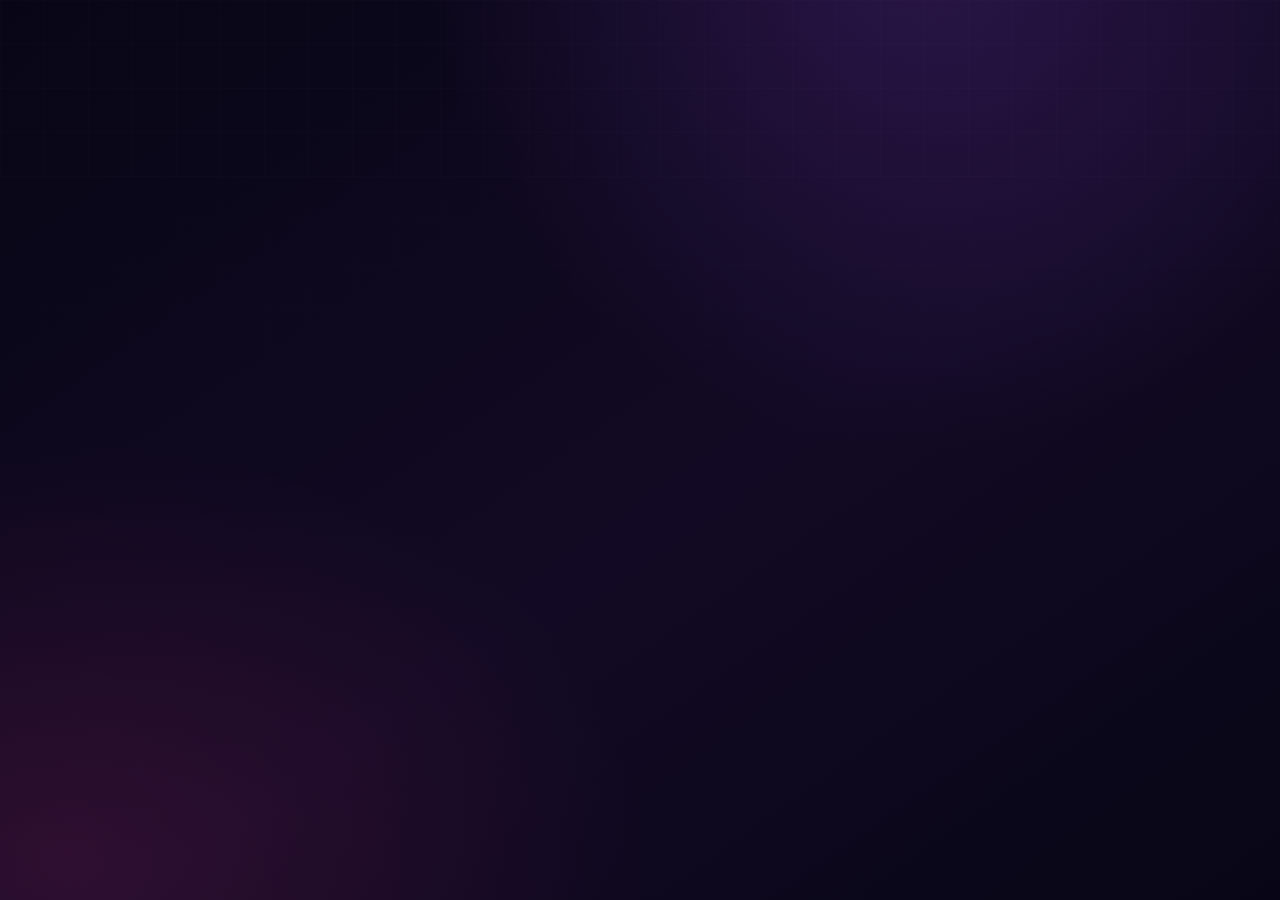
<file: screens/settings.html>
<!doctype html>
<html lang="de">
<head>
  <meta charset="utf-8">
  <meta name="viewport" content="width=device-width, initial-scale=1">
  <meta name="theme-color" content="#100722">
  <meta name="description" content="JDNEXT Konzept – EINSTELLUNGEN">
  <title>JDNEXT · EINSTELLUNGEN</title>
  <link rel="preconnect" href="https://fonts.googleapis.com">
  <link href="https://fonts.googleapis.com/css2?family=Inter:wght@400;500;600;700;800;900&family=Barlow+Condensed:wght@600;700;800;900&display=swap" rel="stylesheet">
  <link rel="stylesheet" href="./screen-ui.css">
</head>
<body class="jdn-screen" data-screen="settings">
  <div class="screen-shell">
    <header class="screen-topbar">
      <a class="screen-logo" href="../index.html" aria-label="Zur JDNEXT-Startseite"><strong>JD</strong><span>NEXT</span></a>
      <div class="screen-context"><span class="screen-eyebrow" id="screenKicker">JDNEXT · MENU</span><h1 id="screenHeading">EINSTELLUNGEN</h1></div>
      <div class="screen-user" id="screenUser"><span class="screen-user-dot"></span><span>TOBISERVICES</span></div>
      <a class="screen-back" id="screenBack" href="../index.html"><span aria-hidden="true">←</span> MENÜ</a>
    </header>
    <main class="screen-main" id="screenContent">
      <div class="screen-loading"><span class="screen-spinner"></span><span>SPIELDATEN WERDEN GELADEN</span></div>
    </main>
    <footer class="screen-footer"><span>JDNEXT CONCEPT UI</span><span>NOT OFFICIAL · NO ORIGINAL GAME ASSETS</span><span>ESC <b>←</b> MENÜ</span></footer>
  </div>
  <script type="module" src="./screen-ui.js"></script>
</body>
</html>
</file>
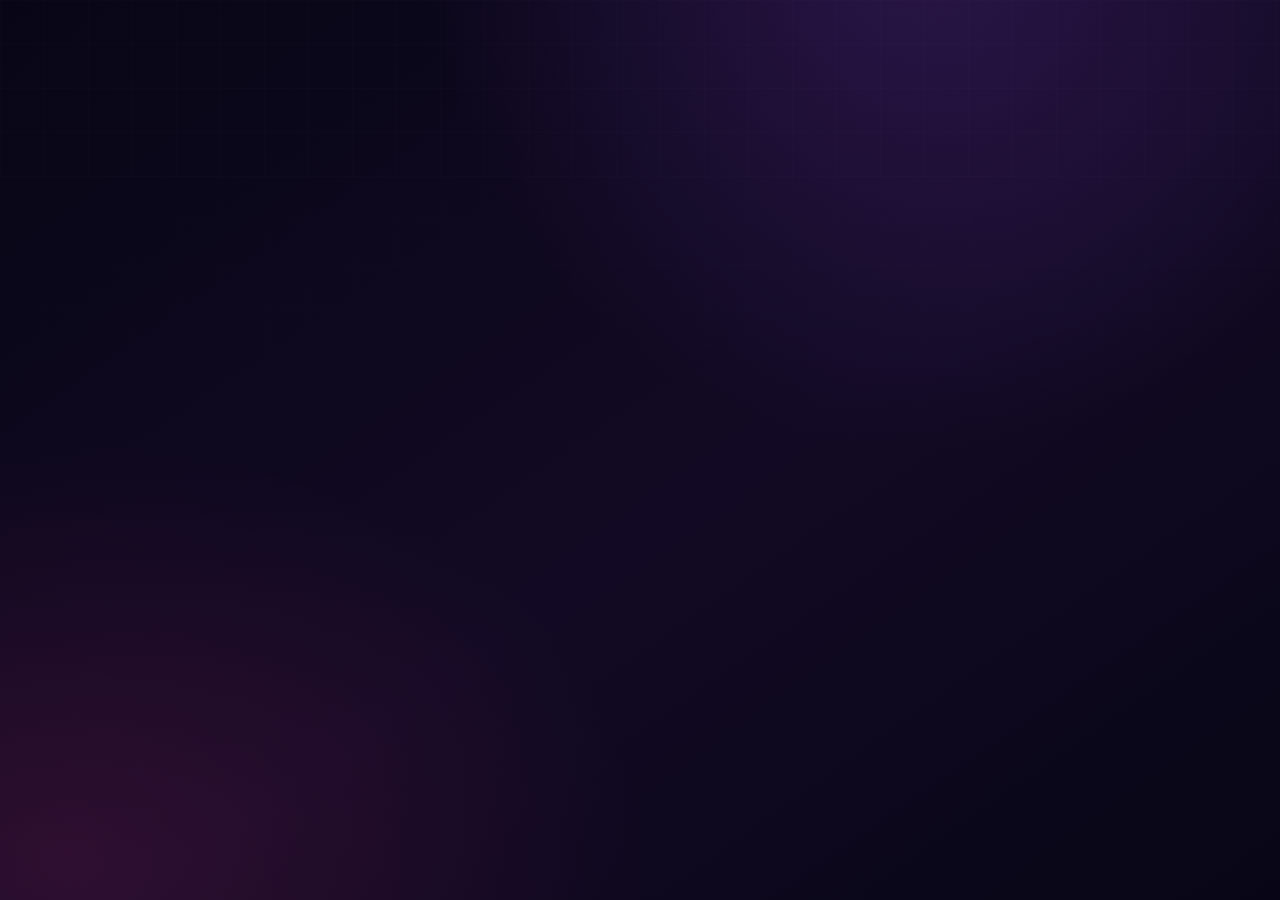
<file: screens/song.html>
<!doctype html>
<html lang="de">
<head>
  <meta charset="utf-8">
  <meta name="viewport" content="width=device-width, initial-scale=1">
  <meta name="theme-color" content="#100722">
  <meta name="description" content="JDNEXT Konzept – SONG-DETAILS">
  <title>JDNEXT · SONG-DETAILS</title>
  <link rel="preconnect" href="https://fonts.googleapis.com">
  <link href="https://fonts.googleapis.com/css2?family=Inter:wght@400;500;600;700;800;900&family=Barlow+Condensed:wght@600;700;800;900&display=swap" rel="stylesheet">
  <link rel="stylesheet" href="./screen-ui.css">
</head>
<body class="jdn-screen" data-screen="song">
  <div class="screen-shell">
    <header class="screen-topbar">
      <a class="screen-logo" href="../index.html" aria-label="Zur JDNEXT-Startseite"><strong>JD</strong><span>NEXT</span></a>
      <div class="screen-context"><span class="screen-eyebrow" id="screenKicker">JDNEXT · MENU</span><h1 id="screenHeading">SONG-DETAILS</h1></div>
      <div class="screen-user" id="screenUser"><span class="screen-user-dot"></span><span>TOBISERVICES</span></div>
      <a class="screen-back" id="screenBack" href="../index.html"><span aria-hidden="true">←</span> MENÜ</a>
    </header>
    <main class="screen-main" id="screenContent">
      <div class="screen-loading"><span class="screen-spinner"></span><span>SPIELDATEN WERDEN GELADEN</span></div>
    </main>
    <footer class="screen-footer"><span>JDNEXT CONCEPT UI</span><span>NOT OFFICIAL · NO ORIGINAL GAME ASSETS</span><span>ESC <b>←</b> MENÜ</span></footer>
  </div>
  <script type="module" src="./screen-ui.js"></script>
</body>
</html>
</file>
<file: styles.css>
:root{color-scheme:dark;--bg:#170c33;--panel:#211044;--line:#ffffff20;--white:#f7f4ff;--muted:#ad9bc9;--pink:#ff43bb;--cyan:#54f3fb}
*{box-sizing:border-box}
html{min-width:320px;background:#120a2a}
body{margin:0;color:var(--white);font-family:Inter,Arial,sans-serif;background:radial-gradient(ellipse at 67% 12%,#7328c34f,transparent 35%),radial-gradient(ellipse at 5% 75%,#197ab421,transparent 32%),var(--bg);min-height:100vh;overflow-x:hidden}
.game-shell{display:flex;min-height:100vh;width:100%;background-image:radial-gradient(#ffffff2b .7px,transparent .8px);background-size:31px 31px;background-position:8px 12px}
.sidebar{position:fixed;z-index:10;inset:0 auto 0 0;width:78px;display:flex;align-items:center;flex-direction:column;background:#150a32d9;border-right:1px solid #ffffff17;backdrop-filter:blur(18px)}
.brand-mark{height:91px;display:flex;flex-direction:column;align-items:center;justify-content:center;line-height:.8;letter-spacing:-1px;transform:skew(-8deg)}
.brand-jd{font-family:Impact,'Arial Narrow',sans-serif;font-size:31px;font-weight:900;letter-spacing:-2px}
.brand-next{font-size:8px;font-weight:800;letter-spacing:3.3px;margin:7px 0 0 3px;color:#a99cc3}
.nav-icons{display:flex;flex-direction:column;align-items:center;gap:15px;width:100%;padding:14px 0;flex:1}
.nav-icon{width:39px;height:39px;border:1px solid #e6daff61;border-radius:50%;display:flex;align-items:center;justify-content:center;color:#e0d5fb;opacity:.88;position:relative;background:#ffffff08}
.nav-icon svg{width:19px;height:19px;fill:none;stroke:currentColor;stroke-width:1.7;stroke-linecap:round;stroke-linejoin:round}
.nav-icon.active{color:white;opacity:1;background:linear-gradient(140deg,#ff4dbd,#a12eff);border:2px solid #ff4cbd;box-shadow:0 0 22px #ff34c34a}
.nav-icon.active:after{content:'';position:absolute;left:-20px;width:3px;height:23px;border-radius:0 4px 4px 0;background:#ff42bf}
.nav-icon.plus{color:#4cfcff;border-color:#4cfcff}
.nav-spacer{flex:1;min-height:18px}
.sidebar-footer{display:flex;align-items:center;gap:5px;writing-mode:vertical-rl;transform:rotate(180deg);font-size:8px;letter-spacing:2px;color:#8f80ad;padding:14px 0 18px}
.status-dot{width:5px;height:5px;border-radius:50%;background:#46f5dc;display:inline-block}
.main-content{width:calc(100% - 78px);margin-left:78px;padding:0 clamp(18px,4vw,64px) 20px;max-width:1900px}
.topbar{height:72px;display:flex;align-items:center;justify-content:space-between;border-bottom:1px solid #ffffff1c;margin-bottom:22px}
.topbar-left,.topbar-right,.player-pill,.season-pill{display:flex;align-items:center}
.topbar-left{gap:13px;font-size:10px;font-weight:700;letter-spacing:2px}
.eyebrow{color:#9584b9}.topbar-divider{color:#5a467c}.topbar-current{color:#fff}.topbar-right{gap:17px}
.season-pill{gap:8px;color:#cec2e5;font-size:9px;letter-spacing:1.3px;border:1px solid #ffffff2e;padding:9px 11px;border-radius:100px;background:#ffffff0a}
.season-spark{color:var(--pink);font-size:15px}.season-pill b{color:white}
.player-pill{gap:9px;font-size:9px;letter-spacing:1px;color:#f1eaff}
.player-avatar{width:27px;height:27px;border-radius:50%;display:flex;align-items:center;justify-content:center;background:linear-gradient(145deg,#b34aff,#32dff9);border:2px solid #ffffffb3;font-size:8px;font-weight:800;color:#fff}
.chevron{font-size:17px;color:#9786b8;margin-left:3px}
.hero{height:clamp(350px,33vw,435px);min-height:350px;position:relative;overflow:hidden;border-radius:5px;background:linear-gradient(112deg,#142b82 0%,#38207e 35%,#731a94 68%,#db2c99 100%);box-shadow:0 18px 52px #02001540;isolation:isolate}
.hero:before{content:'';position:absolute;inset:0;background:linear-gradient(90deg,#08124975,transparent 62%),radial-gradient(ellipse at 75% 45%,#ffc43a59,transparent 20%),linear-gradient(150deg,transparent 50%,#08082359);z-index:-1}
.hero:after{content:'';position:absolute;inset:0;opacity:.15;background:repeating-linear-gradient(130deg,transparent 0 33px,#ffffff1f 34px 35px);mix-blend-mode:screen;z-index:-1}
.hero-grid{position:absolute;inset:0 0 0 34%;background-image:linear-gradient(#ffffff24 1px,transparent 1px),linear-gradient(90deg,#ffffff24 1px,transparent 1px);background-size:36px 36px;mask-image:linear-gradient(90deg,transparent,#000 28%,transparent);opacity:.27;transform:perspective(500px) rotateY(-14deg) scale(1.2)}
.hero-orb{position:absolute;border-radius:50%;filter:blur(1px);mix-blend-mode:screen}
.orb-one{width:440px;height:440px;right:10%;top:-34%;background:radial-gradient(circle at 35% 35%,#ffffff80,#fa40c663 24%,#ffffff0a 62%,transparent 70%);border:1px solid #ffffff40}
.orb-two{width:290px;height:290px;right:34%;bottom:-52%;background:radial-gradient(circle at 40% 25%,#ffdb66,#ff38b18c 52%,transparent 70%);opacity:.8}
.orb-three{width:230px;height:230px;right:-4%;bottom:-44%;background:radial-gradient(circle at 45% 36%,#34f4ffbf,#4545ff1a 65%,transparent 70%)}
.hero-copy{position:absolute;left:clamp(28px,4.4vw,66px);top:50%;transform:translateY(-51%);z-index:3}
.hero-kicker{display:flex;align-items:center;gap:9px;font-size:9px;font-weight:700;letter-spacing:2.7px;color:#c7edff}
.kicker-line{height:2px;width:27px;background:var(--cyan);box-shadow:0 0 10px var(--cyan)}
.hero h1{font-family:Impact,'Arial Narrow',sans-serif;font-size:clamp(52px,6vw,84px);line-height:.79;letter-spacing:-1px;margin:24px 0 17px;font-weight:900;font-style:italic;text-shadow:0 5px 24px #06001826}
.hero h1 span{color:#5df7ff;text-shadow:0 0 18px #53f4fa73}
.hero p{font-size:11px;line-height:1.8;color:#f2e6ff;margin:0 0 21px;letter-spacing:.2px}
.hero-cta{display:flex;align-items:center;gap:25px;height:39px;padding-left:16px;width:187px;background:linear-gradient(90deg,#ff36b9,#ff4d83);font-size:9px;font-weight:800;letter-spacing:1.4px;box-shadow:0 7px 20px #ff2fa447;clip-path:polygon(0 0,100% 0,100% 100%,9px 100%,0 calc(100% - 9px))}
.cta-arrow{display:flex;align-items:center;justify-content:center;margin-left:auto;height:39px;width:39px;background:#19083a2e;font-size:18px}
.hero-progress{display:flex;align-items:center;gap:12px;margin-top:24px;font-family:Impact,'Arial Narrow',sans-serif;font-size:12px;letter-spacing:1px}
.progress-number{color:#fff}.progress-number.muted{color:#b09ccf}.progress-line{height:2px;width:88px;background:#ffffff3d}.progress-line i{display:block;width:31%;height:100%;background:#55f5ff}
.hero-art{position:absolute;inset:0 0 0 40%;overflow:hidden}
.art-ring{position:absolute;border-radius:50%;border:2px solid #ffffff59;transform:rotate(-17deg);box-shadow:0 0 0 12px #ffffff09,0 0 0 27px #ffffff08}
.ring-back{width:430px;height:330px;right:14%;top:8%;border-color:#57f8ff80}
.ring-front{width:340px;height:440px;right:21%;top:-2%;border-color:#ffde55bf;transform:rotate(31deg)}
.burst{position:absolute;clip-path:polygon(50% 0,59% 39%,100% 50%,60% 60%,50% 100%,40% 61%,0 50%,40% 40%)}
.burst-a{height:100px;width:100px;right:11%;top:10%;background:#ffe34e;transform:rotate(20deg)}
.burst-b{height:60px;width:60px;right:40%;bottom:10%;background:#58f4ff;transform:rotate(33deg)}
.burst-c{height:42px;width:42px;right:58%;top:17%;background:#ff4bc2;transform:rotate(-13deg)}
.dancer{position:absolute;width:130px;height:260px;bottom:1%;filter:drop-shadow(0 10px 15px #0a002640);transform-origin:50% 80%}
.dancer i{position:absolute;display:block}
.dancer .head{width:42px;height:48px;left:44px;top:7px;border-radius:46% 48% 42% 45%;background:#e7a57c;border:3px solid #21164a;z-index:2}
.dancer .hair{width:53px;height:34px;left:38px;top:2px;background:#251548;border-radius:52% 49% 20% 15%;transform:rotate(-12deg);z-index:3}
.dancer .torso{width:55px;height:91px;left:39px;top:50px;border:3px solid #1d1047;border-radius:18px 19px 10px 10px;background:#47eff4;transform:rotate(-8deg);clip-path:polygon(15% 0,82% 0,100% 100%,0 100%)}
.dancer .arm{height:20px;width:85px;border:3px solid #201344;border-radius:20px;background:#e7a57c;transform-origin:8px 50%;top:62px;z-index:0}
.dancer .arm-left{left:-22px;transform:rotate(-52deg)}.dancer .arm-right{left:75px;transform:rotate(-132deg)}
.dancer .leg{top:131px;width:24px;height:113px;border:3px solid #211448;border-radius:12px;background:#fb37b9;transform-origin:50% 0}
.dancer .leg-left{left:47px;transform:rotate(10deg)}.dancer .leg-right{left:65px;transform:rotate(-29deg)}
.dancer-one{right:38%;transform:rotate(-7deg) scale(1.02);z-index:2}
.dancer-one .torso{background:#ffe348}.dancer-one .arm-left{transform:rotate(-128deg)}.dancer-one .arm-right{transform:rotate(-32deg)}.dancer-one .leg-left{transform:rotate(25deg)}.dancer-one .leg-right{transform:rotate(-31deg);background:#4af2f5}
.dancer-two{right:13%;transform:rotate(6deg) scale(1.1);z-index:1}
.dancer-two .head{background:#a568e5}.dancer-two .hair{background:#35e8ef;border-radius:70% 20% 35% 30%;transform:rotate(24deg)}.dancer-two .torso{background:#ff43c8;transform:rotate(10deg)}.dancer-two .arm-left{transform:rotate(-108deg)}.dancer-two .arm-right{transform:rotate(-20deg)}.dancer-two .leg-left{background:#ffe34b;transform:rotate(23deg)}.dancer-two .leg-right{transform:rotate(-25deg)}
.dancer-three{right:60%;bottom:-4%;transform:rotate(-15deg) scale(.8);z-index:0;opacity:.9}
.dancer-three .head{background:#f7c4a6}.dancer-three .hair{background:#f9d53f}.dancer-three .torso{background:#613ce5}.dancer-three .arm-left{transform:rotate(-115deg)}.dancer-three .arm-right{transform:rotate(10deg)}.dancer-three .leg-left,.dancer-three .leg-right{background:#f3c4fb}
.art-label{position:absolute;font-family:Impact,'Arial Narrow',sans-serif;font-size:14px;line-height:.9;letter-spacing:1px;font-weight:800;font-style:italic;color:#fff;text-shadow:0 2px 10px #12052b99}
.label-top{right:5%;top:42%}.label-bottom{right:3%;bottom:6%;text-align:right;color:#5df7ff}
.art-star{position:absolute;font-size:30px;color:#fff176;text-shadow:0 0 16px #fff17680}
.star-a{right:48%;top:18%}.star-b{right:17%;bottom:22%;color:#52f6ff}.star-c{right:62%;bottom:37%;font-size:20px;color:#ff6bc8}
.hero-caption{position:absolute;right:22px;bottom:17px;display:flex;align-items:center;gap:9px;color:#ffffffc7;font-size:8px;letter-spacing:1.4px;z-index:3}
.caption-dot{width:4px;height:4px;border-radius:50%;background:var(--cyan)}
.content-section{margin-top:28px}
.section-heading{display:flex;align-items:end;justify-content:space-between;gap:14px;margin-bottom:14px}
.section-overline{color:#5df3fa;font-size:8px;letter-spacing:2px;font-weight:800;margin:0 0 7px}
.section-heading h2{font-size:clamp(18px,2vw,25px);line-height:1.1;letter-spacing:-.7px;margin:0;font-weight:850}
.section-controls{display:flex;align-items:center;gap:9px;color:#bba9d5}
.counter,.view-all{font-size:8px;letter-spacing:1px;font-weight:700}
.view-all b{color:var(--cyan);font-size:14px;margin-left:5px}
.circle-arrow{width:29px;height:29px;border:1px solid #ffffff2e;border-radius:50%;display:flex;align-items:center;justify-content:center;font-size:19px;color:#e3d9f4;background:#ffffff08}
.tile-row{display:grid;grid-template-columns:repeat(4,minmax(0,1fr));gap:14px}
.mood-tile{min-width:0;padding:0 11px 11px;background:linear-gradient(180deg,#ffffff0b,#ffffff05);border:1px solid #ffffff1a;overflow:hidden;box-shadow:0 7px 25px #05001420}
.tile-art{height:112px;margin:0 -11px 10px;position:relative;overflow:hidden}
.tile-neon .tile-art{background:linear-gradient(135deg,#ff6d41,#f438ae 52%,#6725c9)}
.tile-coral .tile-art{background:linear-gradient(135deg,#ff824f,#fb3c79 50%,#7d1d9a)}
.tile-aqua .tile-art{background:linear-gradient(135deg,#2be7e2,#375edb 55%,#24115f)}
.tile-lime .tile-art{background:linear-gradient(135deg,#fae94d,#ff9349 45%,#f443a7)}
.art-sun{position:absolute;width:120px;height:120px;border-radius:50%;right:8%;top:-45px;background:radial-gradient(circle at 30% 30%,#fff79f,#ffb04d 60%,#ff4e9f)}
.art-ribbon{position:absolute;width:180px;height:34px;border:8px solid #fff3b6;border-radius:50%;transform:rotate(-27deg);left:-15px;top:53px;box-shadow:0 0 18px #57f5ff66}
.ribbon-two{top:74px;left:30px;border-color:#ffe857;transform:rotate(21deg)}
.art-figure{position:absolute;z-index:1;width:25px;height:72px;left:45%;bottom:-11px;background:#201249;border-radius:15px 15px 5px 5px;transform:rotate(-17deg)}
.art-figure:before{content:'';position:absolute;width:26px;height:27px;border-radius:50%;background:#f9bfba;top:-22px;left:0;border:3px solid #201249}
.art-figure:after{content:'';position:absolute;width:80px;height:12px;left:-28px;top:5px;background:#ffe252;border:2px solid #201249;border-radius:9px;transform:rotate(-38deg)}
.coral-sun{position:absolute;width:120px;height:120px;border-radius:50%;background:#ffef6c;right:9%;top:-33px}
.coral-shape{position:absolute;border:8px solid #9b125f;border-radius:50%;width:180px;height:80px;transform:rotate(-28deg);left:-15px;top:55px}
.shape-two{left:65px;top:31px;transform:rotate(35deg);border-color:#fff2bd}
.coral-figure{position:absolute;left:55%;bottom:-6px;width:28px;height:74px;background:#612166;border-radius:12px 12px 4px 4px;transform:rotate(12deg)}
.coral-figure:before{content:'';position:absolute;width:25px;height:25px;border-radius:50%;top:-21px;background:#ba4e75;border:3px solid #612166}
.coral-figure:after{content:'';position:absolute;width:75px;height:10px;background:#fff0bf;border:3px solid #612166;border-radius:20px;top:8px;left:-40px;transform:rotate(-45deg)}
.aqua-moon{position:absolute;width:110px;height:110px;left:8%;top:-27px;border-radius:50%;background:linear-gradient(130deg,#a4fbef,#f5ffff);box-shadow:0 0 25px #a2fff699}
.aqua-wave{position:absolute;width:200px;height:40px;border:6px solid #ff4db8;border-radius:50%;left:29%;top:43px;transform:rotate(-23deg)}
.wave-two{top:69px;left:5%;border-color:#fcf65c;transform:rotate(23deg)}
.aqua-figure{position:absolute;right:20%;bottom:-8px;width:22px;height:68px;background:#183e88;border:2px solid #0c2252;border-radius:12px 12px 3px 3px;transform:rotate(-15deg)}
.aqua-figure:before{content:'';position:absolute;width:22px;height:22px;top:-20px;background:#f5c2a8;border:2px solid #0c2252;border-radius:50%}
.aqua-figure:after{content:'';position:absolute;width:70px;height:9px;background:#ff4db8;border:2px solid #0c2252;top:6px;left:-30px;transform:rotate(-55deg);border-radius:9px}
.lime-disc{position:absolute;width:120px;height:120px;border-radius:50%;left:15%;top:-36px;background:repeating-radial-gradient(circle,#ffe74f 0 8px,#f8a43f 9px 13px,#fa43b4 14px 16px)}
.lime-stripe{position:absolute;width:210px;height:19px;background:#56fbf3;transform:rotate(-32deg);left:-20px;top:71px}
.stripe-two{background:#ffe952;left:86px;top:45px;transform:rotate(27deg)}
.lime-figure{position:absolute;right:23%;bottom:-7px;width:23px;height:72px;background:#2c1355;border-radius:12px 12px 4px 4px;transform:rotate(14deg)}
.lime-figure:before{content:'';position:absolute;width:24px;height:24px;background:#f3c2a4;border:2px solid #2c1355;border-radius:50%;top:-20px}
.lime-figure:after{content:'';position:absolute;left:-30px;top:8px;width:75px;height:9px;border-radius:10px;background:#51f5f0;border:2px solid #2c1355;transform:rotate(-30deg)}
.tile-meta{display:flex;align-items:center;justify-content:space-between;color:#ae9dcb;font-size:7px;letter-spacing:1.1px}
.tile-tag{color:#73f4ee;font-weight:800}.tile-duration{color:#d4c6e9}
.mood-tile h3{font-size:15px;letter-spacing:-.3px;margin:8px 0 10px;font-weight:800}
.tile-bottom{display:flex;align-items:center;justify-content:space-between;gap:7px}
.tile-sub{font-size:7px;letter-spacing:.9px;color:#9b8ab9;font-weight:700}
.rating-stars{font-size:10px;letter-spacing:1px;color:#f9f64f;white-space:nowrap}
.rating-stars i,.track-rating i{font-style:normal;color:#6b598e}
.tracks-section{margin-top:26px}
.track-row{gap:14px}
.track-tile{display:flex;align-items:center;gap:11px;min-width:0;padding:7px;background:#ffffff0b;border:1px solid #ffffff1c;min-height:88px}
.track-cover{width:86px;height:72px;flex:0 0 86px;position:relative;overflow:hidden}
.track-cover:after{content:'';position:absolute;inset:0;background:repeating-linear-gradient(130deg,transparent 0 13px,#ffffff1f 14px 15px)}
.cover-prism{background:linear-gradient(135deg,#ff9a43,#f236ad 54%,#4624bc)}
.cover-shape{position:absolute;width:88px;height:88px;border:12px solid #ffffffb3;border-radius:22px;transform:rotate(30deg);top:10px;left:19px}
.cover-type{position:absolute;left:8px;bottom:7px;font-family:Impact,'Arial Narrow',sans-serif;font-size:15px;font-weight:900;line-height:.78;font-style:italic;letter-spacing:-.2px;z-index:1;text-shadow:0 2px 5px #0006}
.cover-mini-star{position:absolute;right:6px;top:3px;font-size:19px;color:#ffff63;z-index:1}
.cover-pulse{background:linear-gradient(140deg,#3ff1ed,#375edb 50%,#342066)}
.pulse-circle{position:absolute;width:58px;height:58px;left:14px;top:3px;border-radius:50%;border:5px solid #f2ff5a;box-shadow:0 0 0 6px #ffffff26}
.pulse-line{position:absolute;width:100px;height:9px;top:34px;left:-8px;background:#ff53b8;transform:rotate(-25deg);z-index:1}
.cover-stardust{background:linear-gradient(125deg,#3d106e,#dc43ce 55%,#ffbd65)}
.dust-star{position:absolute;color:#efff74;font-size:38px;top:0;left:12px;text-shadow:0 0 15px #f9ff6599}
.dust-two{top:20px;left:52px;color:#56f4ff;font-size:28px}
.cover-afterglow{background:linear-gradient(120deg,#fb4f9e,#fdab50 45%,#6138d5)}
.after-disc{position:absolute;right:-10px;top:-20px;width:86px;height:86px;background:repeating-radial-gradient(circle,#ffe65c 0 5px,#ff6b9f 6px 10px);border-radius:50%}
.after-zigzag{position:absolute;left:0;top:27px;width:100px;height:30px;background:#54f5fa;clip-path:polygon(0 35%,18% 0,34% 70%,51% 15%,65% 85%,80% 38%,100% 65%,100% 90%,80% 63%,65% 100%,51% 31%,34% 90%,18% 24%,0 60%)}
.track-info{min-width:0;flex:1}
.track-info h3{font-size:11px;letter-spacing:-.2px;margin:0 0 5px;white-space:nowrap;overflow:hidden;text-overflow:ellipsis}
.track-info p{font-size:7px;color:#a495c3;letter-spacing:.8px;margin:0 0 12px;white-space:nowrap;overflow:hidden;text-overflow:ellipsis}
.track-stats{display:flex;align-items:center;gap:7px;font-size:6px;letter-spacing:.5px;color:#a99ac4;white-space:nowrap}
.difficulty{display:flex;gap:2px}
.difficulty i{width:4px;height:10px;border:1px solid #a89ac6;border-radius:1px;display:block;transform:skew(-9deg)}
.difficulty i:nth-child(1),.difficulty i:nth-child(2){background:#9b89c2}
.track-tile:nth-child(2) .difficulty i:nth-child(n+3),.track-tile:nth-child(4) .difficulty i:nth-child(n+3){display:none}
.track-tile:nth-child(3) .difficulty i{background:#ff4cb8;border-color:#ff4cb8}
.track-rating{margin-left:auto;font-size:8px;color:#f7f25a;letter-spacing:.3px}
.bottom-hints{display:flex;align-items:center;gap:22px;margin-top:24px;padding-top:11px;border-top:1px solid #ffffff14;color:#9e8ab9;font-size:7px;letter-spacing:1px}
.bottom-hints kbd{display:inline-flex;align-items:center;justify-content:center;height:18px;min-width:22px;padding:0 4px;margin-right:5px;border:1px solid #ffffff40;border-radius:3px;color:#dcd1ee;font:700 8px Inter,sans-serif}
.prototype-note{margin-left:auto;color:#6f5e91}.prototype-note b{color:#5af6f7;margin:0 3px}
@media(min-width:1500px){.hero{height:435px}.tile-art{height:127px}.main-content{padding-left:60px;padding-right:60px}.mood-tile{padding-left:14px;padding-right:14px}.tile-art{margin-left:-14px;margin-right:-14px}}
@media(max-width:1050px){.sidebar{width:65px}.main-content{width:calc(100% - 65px);margin-left:65px;padding:0 23px 18px}.hero-art{left:35%;opacity:.92}.dancer-three{display:none}.mood-row,.track-row{grid-template-columns:repeat(2,minmax(0,1fr))}.mood-tile{display:grid;grid-template-columns:42% 1fr;grid-template-rows:auto auto auto;column-gap:13px;padding:0 10px 10px}.mood-tile .tile-art{grid-row:1/4;height:100%;min-height:112px;margin:0 0 0 -10px}.tile-meta{padding-top:12px}.mood-tile h3{align-self:end}.tile-bottom{align-self:start}.hero{height:375px}.hero h1{font-size:66px}}
@media(max-width:650px){.sidebar{width:53px}.brand-mark{height:70px}.brand-jd{font-size:25px}.brand-next{font-size:6px;letter-spacing:2px}.nav-icons{gap:12px}.nav-icon{width:32px;height:32px}.nav-icon svg{width:16px;height:16px}.nav-icon.active:after{left:-11px}.sidebar-footer{font-size:6px}.main-content{margin-left:53px;width:calc(100% - 53px);padding:0 13px 14px}.topbar{height:58px;margin-bottom:14px}.topbar-left{gap:6px;font-size:8px;letter-spacing:1px}.topbar-right{gap:6px}.season-pill{font-size:7px;padding:7px}.player-name{display:none}.player-pill{gap:4px}.player-avatar{width:24px;height:24px}.hero{height:378px;min-height:378px}.hero-copy{left:22px;top:43%}.hero h1{font-size:55px;margin:20px 0 14px}.hero p{font-size:10px}.hero-art{left:28%;opacity:.52}.dancer-one{right:20%;transform:rotate(-7deg) scale(.82)}.dancer-two{right:-4%;transform:rotate(6deg) scale(.88)}.dancer-three{display:none}.ring-back{right:-15%}.ring-front{right:-5%}.hero-caption{right:10px;bottom:11px;font-size:6px}.content-section{margin-top:22px}.section-heading h2{font-size:21px}.section-overline{font-size:7px}.section-controls{gap:4px}.counter,.view-all{display:none}.circle-arrow{width:24px;height:24px}.mood-row,.track-row{grid-template-columns:1fr;gap:9px}.mood-tile{min-height:120px;grid-template-columns:38% 1fr;grid-template-rows:30px 1fr 25px;padding:0 10px 8px}.mood-tile .tile-art{grid-row:1/4;min-height:120px}.tile-meta{padding-top:10px}.mood-tile h3{font-size:14px;margin:0;align-self:center}.tile-bottom{align-self:center}.tile-sub{font-size:6px}.tile-art{height:120px}.track-tile{min-height:78px}.track-cover{height:64px;width:82px;flex-basis:82px}.bottom-hints{gap:12px;flex-wrap:wrap}.prototype-note{width:100%;margin-left:0}.hero-cta{height:35px;width:174px}.cta-arrow{height:35px;width:35px}}
@media(prefers-reduced-motion:reduce){*,*:before,*:after{scroll-behavior:auto!important;transition:none!important}}


/* Interactive prototype controls */
.nav-icon,.player-pill,.season-pill,.hero-cta,.circle-arrow,.view-all,.song-tile,.track-tile{cursor:pointer}
.nav-icon:focus-visible,.player-pill:focus-visible,.season-pill:focus-visible,.hero-cta:focus-visible,.circle-arrow:focus-visible,.view-all:focus-visible,.song-tile:focus-visible,.track-tile:focus-visible{outline:2px solid #65f7ff;outline-offset:4px}
.player-pill{border:1px solid transparent;border-radius:30px;padding:4px 7px;transition:background .18s,border-color .18s}
.player-pill:hover,.season-pill:hover{background:#ffffff15;border-color:#ffffff42}
.hero-cta{user-select:none;transition:filter .18s,transform .18s}
.hero-cta:hover{filter:brightness(1.12);transform:translateY(-2px)}
.song-tile,.track-tile{position:relative;transition:border-color .18s,transform .18s,box-shadow .18s}
.song-tile:hover,.track-tile:hover{border-color:#ffffff5a;transform:translateY(-2px);box-shadow:0 12px 30px #06001950}
.song-tile.selected-tile,.track-tile.selected-tile{outline:2px solid #5af2f8;outline-offset:2px;border-color:#5af2f8;box-shadow:0 0 24px #40f3ef28}
.section-controls .circle-arrow,.view-all{cursor:pointer;user-select:none}
.section-controls .circle-arrow{transition:background .15s,border-color .15s,transform .15s}
.section-controls .circle-arrow:hover{background:#ffffff20;border-color:#53f4fa;transform:scale(1.06)}
.view-all:hover{color:#fff}
.ui-overlay[hidden]{display:none!important}
.ui-overlay{position:fixed;inset:0;z-index:1000;display:flex;align-items:center;justify-content:center;padding:20px;background:#080319c9;backdrop-filter:blur(11px);animation:overlay-in .18s ease-out}
.ui-modal{position:relative;width:min(100%,530px);max-height:min(88vh,820px);overflow:auto;padding:clamp(22px,4vw,34px);border:1px solid #ffffff31;border-radius:12px;background:radial-gradient(ellipse at 100% 0,#a42b9b22,transparent 42%),linear-gradient(145deg,#251348,#170b30 72%);box-shadow:0 28px 100px #0009;color:#f8f4ff}
.modal-close{position:absolute;right:15px;top:13px;width:32px;height:32px;border-radius:50%;border:1px solid #ffffff3b;background:#ffffff0b;color:#fff;font-size:22px;line-height:1;cursor:pointer}
.modal-close:hover{background:#ffffff20}
.modal-kicker{margin:0 40px 8px 0;color:#5df6f4;font-size:9px;letter-spacing:2px;font-weight:800}
.ui-modal h2{font-size:clamp(23px,4vw,31px);letter-spacing:-.8px;line-height:1.1;margin:0 40px 17px 0}
.modal-copy{font-size:12px;line-height:1.75;color:#c7b8e0;margin:0 0 17px}
.modal-actions{display:flex;gap:9px;flex-wrap:wrap;margin-top:20px}
.ui-button{min-height:41px;display:inline-flex;align-items:center;justify-content:center;gap:8px;border:1px solid transparent;border-radius:5px;padding:10px 15px;font:800 10px/1.3 Inter,Arial,sans-serif;letter-spacing:.7px;text-transform:uppercase;cursor:pointer;text-decoration:none;transition:filter .15s,transform .15s,background .15s}
.ui-button:hover:not(:disabled){filter:brightness(1.12);transform:translateY(-1px)}
.ui-button:focus-visible{outline:2px solid #5df6f4;outline-offset:3px}
.ui-button:disabled{opacity:.55;cursor:wait}
.ui-button.primary{color:#180b34;background:linear-gradient(100deg,#68f5f6,#fa50bb)}
.ui-button.secondary{color:#fff;background:#ffffff0c;border-color:#ffffff38}
.ui-button.ghost{color:#cfbfeb;background:transparent;border-color:#ffffff22}
.ui-button.link-button{color:#180b34}
.account-form{display:grid;gap:9px}
.account-form label,.field-caption{color:#b7a8d1;font-size:9px;letter-spacing:1.2px;text-transform:uppercase;font-weight:800}
.account-form input,.search-input{width:100%;min-height:43px;border-radius:5px;border:1px solid #ffffff35;background:#100722;color:#fff;padding:11px 12px;font:12px Inter,Arial,sans-serif;outline:none}
.account-form input:focus,.search-input:focus{border-color:#62f3f7;box-shadow:0 0 0 3px #5cf3f51c}
.account-form input::placeholder,.search-input::placeholder{color:#786890}
.account-form .ui-button{margin-top:5px}
.form-message{min-height:15px;margin:2px 0;color:#a9f7eb;font-size:11px;line-height:1.5}
.form-message.error{color:#ff98cb}
.modal-footnote{font-size:10px;line-height:1.65;color:#8776a8;margin:15px 0 0}
.account-summary{display:flex;align-items:center;gap:13px;padding:14px;border-radius:7px;background:#ffffff0b;border:1px solid #ffffff18}
.account-avatar{width:46px;height:46px;flex:0 0 46px;border-radius:50%;display:flex;align-items:center;justify-content:center;background:linear-gradient(140deg,#fd43b9,#5df3f6);color:#1c0b3a;font-weight:900;font-size:14px}
.account-summary strong,.account-summary span{display:block;max-width:350px;overflow-wrap:anywhere}
.account-summary strong{font-size:14px;margin-bottom:4px}
.account-summary .account-username{font-size:10px;color:#ac9ac9}
.account-details{display:grid;gap:7px;margin-top:17px}
.account-details span{font-size:8px;letter-spacing:1.5px;color:#9b88bd;font-weight:800}
.account-details code{word-break:break-all;color:#dcd0ef;font-size:10px;background:#0c0620;padding:8px;border-radius:4px}
.account-tags{margin-top:16px}
.tag-list{display:flex;gap:7px;flex-wrap:wrap;margin-top:7px}
.account-tag{display:inline-flex;padding:5px 9px;background:#4ceeea16;border:1px solid #58f0ec53;border-radius:40px;color:#9ef9f4;font-size:9px;letter-spacing:.5px}
.account-tag.muted-tag{color:#9c8bb8;border-color:#ffffff24;background:#ffffff08}
.search-input{margin:3px 0 9px}
.search-count{font-size:9px;color:#8b79ab;letter-spacing:1px;margin:0 0 8px}
.search-results{display:grid;gap:7px;max-height:44vh;overflow-y:auto}
.search-result{display:flex;align-items:center;justify-content:space-between;gap:12px;padding:11px;border:1px solid #ffffff1f;border-radius:6px;background:linear-gradient(90deg,#ffffff0c,#ffffff04);color:#fff;text-align:left;cursor:pointer}
.search-result:hover{border-color:#5cf5f1;background:#54eff012}
.search-result[hidden]{display:none}
.search-result-copy{display:grid;gap:4px;min-width:0}
.search-result-copy strong{font-size:12px;overflow-wrap:anywhere}
.search-result-copy small{font-size:8px;color:#9c8ab9;letter-spacing:.7px}
.search-result-type{font-size:8px;color:#66f1ee;letter-spacing:1px;white-space:nowrap}
.detail-art{height:150px;margin:0 0 14px;border-radius:7px;overflow:hidden;border:1px solid #ffffff2a;background:radial-gradient(circle at 72% 22%,#ffdf62 0 8%,transparent 30%),linear-gradient(135deg,#f849aa,#4531b4 56%,#39e7e7);background-size:cover;background-position:center}
.detail-art.detail-song{background-color:#3b1a83}
.detail-subtitle{font-size:11px;color:#65f4f4;letter-spacing:1px;font-weight:800;margin:0 0 12px;overflow-wrap:anywhere}
.detail-facts{display:flex;gap:7px;flex-wrap:wrap;margin-bottom:15px}
.detail-facts span{font-size:8px;letter-spacing:.8px;color:#e1d4f5;background:#ffffff0b;border:1px solid #ffffff1d;border-radius:20px;padding:6px 8px}
.demo-visual{height:155px;position:relative;overflow:hidden;display:flex;align-items:center;justify-content:center;border-radius:8px;background:radial-gradient(circle at 50% 50%,#dc44d1 0,#5530c6 42%,#1c124a 77%);margin-bottom:16px}
.demo-visual:before,.demo-visual:after{content:"";position:absolute;width:200px;height:200px;border-radius:50%;border:1px solid #ffffff48;box-shadow:0 0 0 15px #ffffff0b,0 0 0 30px #ffffff08;animation:demo-pulse 3s ease-in-out infinite}
.demo-visual:after{width:120px;height:120px;animation-delay:-1.4s}
.demo-play-mark{position:relative;z-index:2;font:italic 900 49px Impact,"Arial Narrow",sans-serif;color:#ffef59;text-shadow:0 0 19px #ffef5970}
.demo-beat{position:absolute;width:10px;height:50px;background:#5cf3f4;border-radius:8px;transform:rotate(35deg);left:20%;top:25%}
.beat-two{left:auto;right:17%;top:29%;height:70px;background:#ff64c9;transform:rotate(-31deg)}
.beat-three{left:30%;top:auto;bottom:9%;height:28px;background:#fff27a;transform:rotate(65deg)}
.demo-timer-row{display:flex;justify-content:space-between;color:#9e8ab9;font-size:10px;font-variant-numeric:tabular-nums;margin-bottom:5px}
#demoProgress{width:100%;height:6px;border:0;border-radius:10px;overflow:hidden;appearance:none}
#demoProgress::-webkit-progress-bar{background:#ffffff1b;border-radius:10px}
#demoProgress::-webkit-progress-value{background:linear-gradient(90deg,#5df5f5,#ff45ba);border-radius:10px}
#demoProgress::-moz-progress-bar{background:linear-gradient(90deg,#5df5f5,#ff45ba);border-radius:10px}
.setting-row{display:flex;align-items:center;justify-content:space-between;gap:20px;padding:15px 0;border-bottom:1px solid #ffffff1b;cursor:pointer}
.setting-row span{display:grid;gap:5px}
.setting-row strong{font-size:12px}
.setting-row small{font-size:10px;color:#a18dbf;line-height:1.5}
.setting-row input{appearance:none;flex:0 0 39px;width:39px;height:22px;border-radius:20px;background:#44345f;border:1px solid #ffffff45;position:relative;cursor:pointer}
.setting-row input:before{content:"";position:absolute;width:14px;height:14px;left:3px;top:3px;border-radius:50%;background:#d1c3e5;transition:transform .18s}
.setting-row input:checked{background:#45deda;border-color:#45deda}
.setting-row input:checked:before{transform:translateX(17px);background:#190b35}
.notice-item{display:flex;gap:11px;padding:13px 0;border-bottom:1px solid #ffffff16}
.notice-item strong{display:block;font-size:12px;margin-bottom:5px}
.notice-item p{margin:0;color:#ab9ac8;font-size:10px;line-height:1.6}
.notice-dot{width:7px;height:7px;flex:0 0 7px;margin-top:4px;border-radius:50%;background:#5cf4ef;box-shadow:0 0 10px #5cf4ef66}
.notice-dot.muted{background:#8c70ba;box-shadow:none}
.coming-soon{min-height:95px;display:grid;place-content:center;justify-items:center;gap:6px;border:1px dashed #ffffff3a;border-radius:6px;background:linear-gradient(125deg,#ffffff08,#ff43bb0b)}
.coming-soon span{font-size:24px;color:#5df5f3}
.coming-soon strong{font:italic 900 20px Impact,"Arial Narrow",sans-serif;letter-spacing:1px}
.coming-soon small{font-size:8px;color:#9b88ba;letter-spacing:1.6px}
.ui-toast{position:fixed;z-index:1100;left:50%;bottom:24px;transform:translate(-50%,18px);max-width:min(90vw,560px);padding:12px 17px;border:1px solid #ffffff35;border-radius:30px;background:#251348f2;box-shadow:0 12px 45px #0008;color:#f9f5ff;font-size:11px;line-height:1.5;text-align:center;opacity:0;pointer-events:none;transition:opacity .2s,transform .2s}
.ui-toast.visible{opacity:1;transform:translate(-50%,0)}
.reduce-motion *, .reduce-motion *:before, .reduce-motion *:after{animation:none!important;transition:none!important;scroll-behavior:auto!important}
.high-contrast .ui-modal{border:2px solid #fff;background:#100722}
.high-contrast .modal-copy,.high-contrast .setting-row small,.high-contrast .search-result-copy small{color:#f0eaff}
@keyframes overlay-in{from{opacity:0}to{opacity:1}}
@keyframes demo-pulse{0%,100%{transform:scale(.86) rotate(0deg);opacity:.45}50%{transform:scale(1.12) rotate(25deg);opacity:1}}
@media(max-width:600px){
  .ui-overlay{padding:10px;align-items:flex-end}
  .ui-modal{width:100%;max-height:88vh;padding:24px 18px}
  .modal-actions{display:grid;grid-template-columns:1fr}
  .ui-button{width:100%}
  .account-summary strong{max-width:220px}
  .ui-toast{bottom:12px;width:max-content;max-width:92vw}
}
@media(prefers-reduced-motion:reduce){.ui-overlay,.ui-toast,.demo-visual:before,.demo-visual:after{animation:none!important;transition:none!important}}


/* Full catalogue search */
.ui-modal.catalog-modal{width:min(100%,980px)}
.catalog-controls{display:grid;grid-template-columns:minmax(210px,1.7fr) repeat(2,minmax(120px,1fr));gap:10px;margin:14px 0 12px}
.catalog-search-field,.catalog-filter{display:grid;gap:6px;min-width:0}
.catalog-search-field>span,.catalog-filter>span{font-size:8px;font-weight:800;color:#a695c4;letter-spacing:1.3px}
.catalog-search-field .search-input{margin:0;min-height:39px}
.catalog-filter select{width:100%;min-width:0;min-height:39px;padding:8px 25px 8px 10px;border:1px solid #ffffff30;border-radius:5px;background:#100722;color:#f7f4ff;font:10px Inter,Arial,sans-serif;outline:none}
.catalog-filter select:focus{border-color:#62f3f7;box-shadow:0 0 0 3px #5cf3f51c}
.catalog-sort{grid-column:span 1}
.catalog-toolbar{display:flex;align-items:center;gap:8px;flex-wrap:wrap;margin:9px 0 10px}
.catalog-toolbar .search-count{margin:0 auto 0 0}
.catalog-favorites-toggle,.catalog-layout-toggle{min-height:30px;padding:6px 10px;border:1px solid #ffffff29;border-radius:4px;background:#ffffff08;color:#cfc2e4;font:800 8px Inter,Arial,sans-serif;letter-spacing:.6px;cursor:pointer}
.catalog-favorites-toggle[aria-pressed="true"],.catalog-layout-toggle[aria-pressed="true"]{color:#fff18c;border-color:#fff18c78;background:#fff18c12}
.catalog-grid{display:grid;grid-template-columns:repeat(3,minmax(0,1fr));gap:10px;max-height:min(47vh,490px);overflow:auto;padding:2px 4px 8px 2px;scrollbar-color:#6c4f96 #ffffff09;scrollbar-width:thin}
.catalog-card{position:relative;min-width:0;overflow:hidden;border:1px solid #ffffff21;border-radius:6px;background:#ffffff07;transition:border-color .16s,transform .16s,background .16s}
.catalog-card:hover{border-color:#5df4f3a3;transform:translateY(-2px);background:#ffffff0e}
.catalog-card-main{display:block;width:100%;padding:0 0 9px;text-align:left;border:0;background:transparent;color:inherit;cursor:pointer}
.catalog-card-main:focus-visible,.catalog-card-favorite:focus-visible{outline:2px solid #5df4f4;outline-offset:-3px}
.catalog-cover{position:relative;isolation:isolate;display:flex;flex-direction:column;justify-content:space-between;aspect-ratio:1.65 / 1;min-height:85px;padding:9px 9px 8px;overflow:hidden;color:white;background:linear-gradient(132deg,var(--cover-a),var(--cover-b));}
.catalog-cover:before{content:"";position:absolute;z-index:-1;width:72%;aspect-ratio:1;border-radius:50%;right:-15%;top:-44%;border:2px solid #ffffff89;box-shadow:0 0 0 11px #ffffff18,0 0 0 24px #ffffff12,0 0 0 39px #ffffff0a}
.catalog-cover:after{content:"";position:absolute;z-index:-1;width:140%;height:32%;left:-14%;bottom:12%;border:7px solid #ffffff60;border-radius:50%;transform:rotate(-25deg);box-shadow:0 0 0 7px #ffffff0b}
.catalog-cover-top,.catalog-cover-bottom{display:flex;align-items:center;justify-content:space-between;gap:6px;min-width:0}
.catalog-cover-top{font-size:7px;font-weight:800;letter-spacing:1px;text-shadow:0 1px 4px #0005}
.catalog-mini-logo{font:italic 900 19px Impact,"Arial Narrow",sans-serif;letter-spacing:-1px;color:#fff;opacity:.95}
.catalog-cover-title{display:block;position:relative;z-index:1;max-width:94%;font:italic 900 clamp(14px,1.45vw,22px)/.94 Impact,"Arial Narrow",sans-serif;letter-spacing:-.1px;text-transform:uppercase;overflow-wrap:anywhere;text-shadow:0 2px 7px #1b0639a3}
.catalog-cover-artist{font-size:8px;font-weight:700;letter-spacing:.4px;text-shadow:0 1px 4px #0007;white-space:nowrap;overflow:hidden;text-overflow:ellipsis}
.catalog-cover-bottom{font-size:6px;font-weight:800;letter-spacing:.8px;text-shadow:0 1px 4px #0007}
.catalog-difficulty-dots{display:flex;gap:3px}
.catalog-difficulty-dots i{display:block;width:6px;height:6px;border-radius:1px;background:#ffffff42;border:1px solid #ffffff8c;transform:rotate(45deg)}
.difficulty-easy i:first-child{background:#8affbe;border-color:#8affbe}
.difficulty-medium i:nth-child(-n+2){background:#fff18c;border-color:#fff18c}
.difficulty-hard i{background:#ff9ccb;border-color:#ff9ccb}
.catalog-card-info{display:grid;gap:4px;padding:8px 9px 0}
.catalog-card-title{padding-right:22px;font-size:11px;line-height:1.3;font-weight:850;overflow-wrap:anywhere}
.catalog-card-artist{font-size:9px;color:#ad9acb;line-height:1.3;overflow-wrap:anywhere}
.catalog-card-meta{display:flex;align-items:center;justify-content:space-between;gap:6px;margin-top:4px}
.catalog-card-meta span{font-size:7px;color:#b7a7d1;letter-spacing:.7px;text-transform:uppercase}
.catalog-card-meta span:last-child{color:#62eee9}
.catalog-card-favorite{position:absolute;top:6px;right:6px;z-index:3;width:27px;height:27px;display:grid;place-items:center;border:1px solid #ffffff44;border-radius:50%;background:#1a0b35ba;color:#fff18c;font-size:16px;cursor:pointer;backdrop-filter:blur(6px)}
.catalog-card-favorite[aria-pressed="true"]{background:#fff18c25;border-color:#fff18c99}
.catalog-grid.list-layout{grid-template-columns:1fr;gap:6px}
.catalog-grid.list-layout .catalog-card-main{display:grid;grid-template-columns:130px minmax(0,1fr);align-items:stretch;min-height:82px}
.catalog-grid.list-layout .catalog-cover{grid-row:1;grid-column:1;aspect-ratio:auto;min-height:82px;height:100%;padding:7px}
.catalog-grid.list-layout .catalog-cover-title{font-size:16px}
.catalog-grid.list-layout .catalog-cover-top{font-size:6px}
.catalog-grid.list-layout .catalog-cover-artist{font-size:7px}
.catalog-grid.list-layout .catalog-card-info{grid-row:1;grid-column:2;align-self:center;padding:10px 42px 10px 12px}
.catalog-grid.list-layout .catalog-card-title{font-size:12px}
.catalog-grid.list-layout .catalog-card-artist{font-size:10px}
.catalog-grid.list-layout .catalog-card-meta{justify-content:flex-start;gap:14px}
.catalog-grid.list-layout .catalog-card-favorite{top:50%;transform:translateY(-50%)}
.catalog-empty{grid-column:1/-1;padding:27px 12px;border:1px dashed #ffffff35;border-radius:7px;text-align:center;color:#a897c3;font-size:11px;line-height:1.8}
.catalog-detail-cover{position:relative;isolation:isolate;min-height:195px;display:flex;flex-direction:column;justify-content:space-between;padding:17px;overflow:hidden;border-radius:7px;background:linear-gradient(130deg,var(--cover-a),var(--cover-b));}
.catalog-detail-cover:before{content:"";position:absolute;z-index:-1;width:60%;aspect-ratio:1;right:-7%;top:-40%;border:2px solid #ffffff9c;border-radius:50%;box-shadow:0 0 0 15px #ffffff19,0 0 0 31px #ffffff10,0 0 0 49px #ffffff0a}
.catalog-detail-cover:after{content:"";position:absolute;z-index:-1;width:135%;height:35%;left:-12%;bottom:17%;border:9px solid #ffffff64;border-radius:50%;transform:rotate(-21deg)}
.catalog-detail-brand{font-size:9px;font-weight:800;letter-spacing:1.8px;text-shadow:0 1px 5px #0006}
.catalog-detail-title{max-width:90%;font:italic 900 clamp(32px,7vw,64px)/.94 Impact,"Arial Narrow",sans-serif;letter-spacing:-.5px;text-transform:uppercase;text-shadow:0 3px 13px #19082b9c;overflow-wrap:anywhere}
.catalog-detail-artist{font-size:13px;font-weight:700;text-shadow:0 2px 7px #19082b9c}
.catalog-detail-metadata{display:flex;gap:7px;flex-wrap:wrap;margin:12px 0 15px}
.catalog-detail-metadata span{padding:6px 8px;border:1px solid #ffffff23;border-radius:3px;background:#ffffff08;color:#d9ccea;font-size:8px;letter-spacing:.6px}
@media(max-width:760px){
 .ui-modal.catalog-modal{width:min(100%,650px)}
 .catalog-controls{grid-template-columns:repeat(2,minmax(0,1fr))}
 .catalog-search-field{grid-column:1/-1}
 .catalog-grid{grid-template-columns:repeat(2,minmax(0,1fr));max-height:43vh}
 .catalog-cover{min-height:80px}
 .catalog-card-title{font-size:10px}
}
@media(max-width:420px){
 .catalog-controls{gap:7px}
 .catalog-grid{gap:7px}
 .catalog-cover{padding:7px;min-height:77px}
 .catalog-cover-top{font-size:6px}
 .catalog-card-info{padding:7px 7px 0}
 .catalog-card-artist{font-size:8px}
 .catalog-toolbar{gap:5px}
 .catalog-favorites-toggle,.catalog-layout-toggle{font-size:7px;padding:5px 7px}
 .catalog-grid.list-layout .catalog-card-main{grid-template-columns:105px minmax(0,1fr)}
}


/* Just Dance-inspired Dancecard */
.ui-modal.dancecard-modal{width:min(100%,790px);padding:clamp(18px,3vw,30px)}
.dancecard-layout{display:grid;gap:12px}
.dancecard-hero-card{
  position:relative;isolation:isolate;overflow:hidden;min-height:245px;padding:19px 22px;
  border:1px solid #ffffff70;border-radius:9px;
  background:linear-gradient(118deg,#1747a5 0%,#5a27b7 42%,#d92a99 78%,#ff7a60 100%);
  box-shadow:0 15px 34px #05001955;
}
.dancecard-hero-card:before{
  content:"";position:absolute;z-index:-1;width:320px;height:320px;right:-50px;top:-175px;border-radius:50%;
  border:2px solid #ffffff78;box-shadow:0 0 0 15px #ffffff18,0 0 0 33px #ffffff12,0 0 0 52px #ffffff0a;
}
.dancecard-hero-card:after{
  content:"";position:absolute;z-index:-1;width:130%;height:40%;bottom:-25%;left:-12%;
  border:12px solid #ffffff40;border-radius:50%;transform:rotate(-12deg);
}
.dancecard-orbit{position:absolute;z-index:-1;border-radius:50%;pointer-events:none}
.dancecard-orbit.orbit-a{width:68px;height:68px;right:20%;top:23%;border:3px solid #fff4a8;box-shadow:0 0 24px #fff18c66}
.dancecard-orbit.orbit-b{width:18px;height:18px;right:12%;top:48%;background:#62ffff;box-shadow:0 0 16px #62ffff}
.dancecard-orbit.orbit-c{width:11px;height:11px;left:46%;top:28%;background:#fff18c;box-shadow:0 0 15px #fff18c}
.dancecard-card-top,.dancecard-main,.dancecard-card-bottom{position:relative;z-index:1;display:flex;align-items:center;justify-content:space-between;gap:12px}
.dancecard-brand{display:flex;align-items:baseline;gap:4px;font:italic 900 22px/1 Impact,"Arial Narrow",sans-serif;letter-spacing:-.7px;color:white;text-shadow:0 2px 7px #09002766}
.dancecard-brand span{font-size:11px;letter-spacing:1.4px;color:#fff18c}
.dancecard-season{display:inline-flex;gap:6px;align-items:center;padding:7px 10px;border:1px solid #ffffff7c;border-radius:30px;background:#14083c38;font-size:8px;letter-spacing:1px;color:#fff}
.dancecard-season b{color:#fff18c;font-size:10px}
.dancecard-main{justify-content:flex-start;margin:28px 0 24px;gap:17px}
.dancecard-avatar{display:grid;place-items:center;flex:0 0 75px;width:75px;height:75px;border:3px solid #ffffffd9;border-radius:50%;background:linear-gradient(145deg,#fff18c,#ff57b9 54%,#42e9fa);color:#26104a;font-size:24px;font-weight:900;box-shadow:0 5px 22px #09002755}
.dancecard-player-copy{min-width:0}
.dancecard-eyebrow{display:block;font-size:8px;font-weight:900;letter-spacing:2.2px;color:#c9ffff;margin-bottom:7px}
.dancecard-name{margin:0 0 5px!important;font:italic 900 clamp(24px,5vw,42px)/.98 Impact,"Arial Narrow",sans-serif!important;letter-spacing:.1px!important;text-transform:uppercase;text-shadow:0 2px 10px #14042c44}
.dancecard-email-preview{margin:0!important;color:#f9eaff!important;font-size:10px!important;line-height:1.5!important;overflow-wrap:anywhere}
.dancecard-card-bottom{align-items:flex-end}
.dancecard-card-bottom>div{display:grid;gap:4px}
.dancecard-card-bottom>div>span{font-size:7px;font-weight:900;letter-spacing:1.5px;color:#d5faff}
.dancecard-player-code{font-size:11px;font-weight:900;letter-spacing:2px;color:white}
.dancecard-card-star{color:#fff18c;font-size:28px;text-shadow:0 0 14px #fff18c88}
.dancecard-wallet{display:flex;align-items:center;gap:13px;padding:13px 15px;border:1px solid #ffdc684f;border-radius:7px;background:linear-gradient(105deg,#ffdf4a18,#ff45b80b 65%,#ffffff07)}
.dancecard-wallet-coin{display:grid;place-items:center;flex:0 0 42px;width:42px;height:42px;border-radius:50%;background:radial-gradient(circle at 30% 25%,#fff6bc,#ffcf48 53%,#d88113);color:#59347e;font-size:25px;font-weight:900;box-shadow:inset 0 0 0 3px #fff7c7aa,0 0 20px #ffd04b20}
.dancecard-wallet-copy{display:grid;gap:2px;min-width:0}
.dancecard-wallet-copy>span{font-size:9px;font-weight:900;letter-spacing:1.6px;color:#ffe58a}
.dancecard-wallet-copy>small{font-size:7px;letter-spacing:.55px;line-height:1.4;color:#bbaed0}
.dancecard-wallet-copy>strong{font:800 25px/1.05 Inter,Arial,sans-serif;color:#fff;font-variant-numeric:tabular-nums;margin-top:3px}
.dancecard-wallet-note{margin-left:auto;text-align:right;font-size:8px;line-height:1.6;color:#a99abf}
.dancecard-social-row{display:grid;grid-template-columns:1.1fr 1fr;gap:10px}
.dancecard-tag-panel,.dancecard-status-panel{padding:13px;border:1px solid #ffffff21;border-radius:6px;background:#ffffff07;min-width:0}
.dancecard-section-label{display:block;margin-bottom:9px;font-size:8px;font-weight:900;letter-spacing:1.4px;color:#9e8abb}
.dancecard-tag-list{display:flex;gap:6px;flex-wrap:wrap}
.dancecard-tag{display:inline-flex;align-items:center;max-width:100%;padding:5px 8px;border:1px solid #5df4e75c;border-radius:20px;background:#42eee611;color:#a7fbf4;font-size:9px;overflow-wrap:anywhere}
.dancecard-tag.muted-tag{border-color:#ffffff24;background:#ffffff08;color:#a898bf}
.dancecard-status-panel strong{display:block;font-size:10px;letter-spacing:.5px;color:#9df9d1;margin-bottom:5px}
.dancecard-status-panel small{display:block;font-size:9px;line-height:1.5;color:#a998c1}
.dancecard-account-details{border:1px solid #ffffff25;border-radius:6px;background:#ffffff05;overflow:hidden}
.dancecard-account-details summary{display:flex;align-items:center;gap:10px;padding:13px;cursor:pointer;list-style:none}
.dancecard-account-details summary::-webkit-details-marker{display:none}
.dancecard-account-details summary>span{font-size:10px;font-weight:800;color:#f7f1ff}
.dancecard-account-details summary>small{margin-left:auto;font-size:8px;color:#a899c2;text-align:right}
.dancecard-account-details summary>b{font-size:15px;color:#64f4f0;transition:transform .15s}
.dancecard-account-details[open] summary>b{transform:rotate(45deg)}
.dancecard-detail-grid{display:grid;grid-template-columns:1fr 1fr;gap:10px;padding:0 13px 13px}
.dancecard-detail-field{display:grid;gap:6px;min-width:0}
.dancecard-detail-field.full{grid-column:1/-1}
.dancecard-detail-field>span{font-size:7px;letter-spacing:1.3px;font-weight:900;color:#a899c2}
.dancecard-detail-field>code{display:block;padding:9px;border:1px solid #ffffff16;border-radius:4px;background:#0c0620;color:#e0d4f1;font-size:9px;line-height:1.5;overflow-wrap:anywhere;white-space:normal}
.dancecard-detail-field .dancecard-tag-list{padding-top:1px}
@media(max-width:600px){
  .ui-modal.dancecard-modal{padding:23px 14px}
  .dancecard-hero-card{min-height:225px;padding:15px}
  .dancecard-main{margin:27px 0 22px;gap:12px}
  .dancecard-avatar{flex-basis:60px;width:60px;height:60px;font-size:19px}
  .dancecard-orbit.orbit-a{right:9%;width:51px;height:51px}
  .dancecard-orbit.orbit-b{right:7%}
  .dancecard-social-row{grid-template-columns:1fr}
  .dancecard-account-details summary{flex-wrap:wrap}
  .dancecard-account-details summary>small{order:3;width:100%;margin-left:0;text-align:left}
  .dancecard-detail-grid{grid-template-columns:1fr}
  .dancecard-detail-field.full{grid-column:auto}
  .dancecard-wallet-note{font-size:7px}
}


/* Closed-beta access screen: main app stays hidden until account tags are verified */
.beta-gate[hidden],.game-shell[hidden]{display:none!important}
.beta-gate{min-height:100vh;display:grid;place-items:center;padding:clamp(16px,4vw,46px);overflow:hidden}
.beta-gate-panel{
  position:relative;isolation:isolate;display:flex;flex-direction:column;justify-content:space-between;
  width:min(100%,1080px);min-height:min(720px,calc(100vh - 32px));padding:clamp(22px,5vw,58px);
  overflow:hidden;border:1px solid #ffffff29;border-radius:12px;
  background:radial-gradient(ellipse at 78% 35%,#b42da955,transparent 38%),linear-gradient(120deg,#101f68 0%,#27146d 42%,#581572 75%,#8d216d 100%);
  box-shadow:0 30px 100px #02001577;
}
.beta-gate-panel:after{content:"";position:absolute;inset:0;z-index:-1;opacity:.18;background:repeating-linear-gradient(135deg,transparent 0 40px,#fff 41px,#fff 42px,transparent 43px 82px);mask-image:linear-gradient(90deg,transparent,#000 50%,transparent)}
.beta-gate-grid{position:absolute;z-index:-1;inset:0 0 0 35%;opacity:.19;background-image:linear-gradient(#ffffff42 1px,transparent 1px),linear-gradient(90deg,#ffffff42 1px,transparent 1px);background-size:34px 34px;transform:perspective(700px) rotateY(-18deg) scale(1.2);mask-image:linear-gradient(90deg,transparent,#000 30%,transparent)}
.beta-gate-orb{position:absolute;z-index:-1;border-radius:50%;pointer-events:none}
.beta-gate-orb-one{width:clamp(220px,38vw,430px);height:clamp(220px,38vw,430px);right:5%;top:11%;border:1px solid #ffffff61;box-shadow:0 0 0 19px #ffffff0b,0 0 0 42px #ffffff08,0 0 0 74px #ffffff06}
.beta-gate-orb-two{width:120px;height:120px;right:23%;top:32%;border:2px solid #fff18c;box-shadow:0 0 40px #ff46bf4f,inset 0 0 34px #ff46bf33}
.beta-gate-header,.beta-gate-footer{position:relative;z-index:2;display:flex;align-items:center;justify-content:space-between;gap:20px}
.beta-gate-logo{display:flex;align-items:baseline;gap:6px;font:italic 900 32px/1 Impact,"Arial Narrow",sans-serif;letter-spacing:-1.5px;color:#fff;text-shadow:0 3px 12px #03001b55}
.beta-gate-logo small{font:800 10px Inter,Arial,sans-serif;letter-spacing:2px;color:#fff18c}
.beta-gate-label{display:inline-flex;align-items:center;gap:9px;padding:9px 12px;border:1px solid #ffffff35;border-radius:50px;background:#1006294d;color:#eadfff;font-size:8px;font-weight:800;letter-spacing:1.2px}
.beta-gate-label i{width:4px;height:4px;border-radius:50%;background:#ff5abf;box-shadow:0 0 10px #ff5abf}
.beta-gate-copy{position:relative;z-index:2;max-width:600px;padding:50px 0}
.beta-gate-overline{margin:0 0 17px;color:#6cf7f1;font-size:10px;font-weight:900;letter-spacing:2.4px}
.beta-gate-copy h1{max-width:610px;margin:0 0 17px;font:italic 900 clamp(42px,7vw,76px)/.9 Impact,"Arial Narrow",sans-serif;letter-spacing:-.9px;text-transform:uppercase;color:#fff;text-shadow:0 7px 28px #03001b4f}
.beta-gate-message{max-width:440px;margin:0 0 26px;color:#e6d8fa;font-size:14px;line-height:1.8}
.beta-gate-button{display:inline-flex;align-items:center;justify-content:space-between;gap:25px;min-width:245px;min-height:48px;padding:0 17px;border:0;border-radius:4px;background:linear-gradient(90deg,#ff40b8,#ff5b8a);box-shadow:0 10px 30px #ff35b841;color:#230837;font:900 11px Inter,Arial,sans-serif;letter-spacing:.5px;cursor:pointer;transition:filter .18s,transform .18s}
.beta-gate-button span{font-size:17px}
.beta-gate-button:hover{filter:brightness(1.1);transform:translateY(-2px)}
.beta-gate-button:focus-visible{outline:2px solid #62f7ff;outline-offset:4px}
.beta-gate-status{max-width:490px;margin:17px 0 0;color:#c0addd;font-size:10px;line-height:1.7}
.beta-gate-status code{padding:2px 5px;border:1px solid #ffffff26;border-radius:3px;background:#1006295e;color:#8ffff5;font:10px ui-monospace,SFMono-Regular,Consolas,monospace}
.beta-gate-footer{padding-top:17px;border-top:1px solid #ffffff22;color:#ac9bcf;font-size:8px;font-weight:800;letter-spacing:1.5px}
.beta-gate-footer b{color:#fff18c;padding:0 4px}
@media(max-width:600px){
  .beta-gate{padding:10px}
  .beta-gate-panel{min-height:calc(100vh - 20px);padding:22px 19px;border-radius:8px}
  .beta-gate-header{align-items:flex-start;flex-direction:column;gap:14px}
  .beta-gate-label{font-size:7px}
  .beta-gate-copy{padding:40px 0}
  .beta-gate-copy h1{font-size:clamp(40px,13vw,58px)}
  .beta-gate-message{font-size:12px}
  .beta-gate-orb-one{right:-20%;top:29%}
  .beta-gate-orb-two{right:12%;top:42%;width:75px;height:75px}
  .beta-gate-footer{font-size:7px;letter-spacing:.8px}
}


/* JDNEXT maintenance bypass controls */
.beta-gate-actions{display:flex;gap:10px;flex-wrap:wrap;align-items:center}
.beta-gate-button[hidden]{display:none!important}
.beta-gate-button-secondary{background:linear-gradient(90deg,#fff18c,#62f7ff);box-shadow:0 10px 30px #62f7ff2b;color:#160d38}
.dancecard-maintenance-panel{display:grid;gap:8px;margin-top:10px}
.dancecard-maintenance-panel button{justify-self:start;margin-top:4px}
@media(max-width:600px){.beta-gate-actions{display:grid}.beta-gate-actions .beta-gate-button{width:100%}.dancecard-maintenance-panel button{width:100%}}


/* Season 0 Early Access menu + selectable player avatars */
.season-access-label{padding-left:8px;border-left:1px solid #ffffff30;color:#5df6f4;font-size:7px;font-weight:900;letter-spacing:1px;white-space:nowrap}
.player-avatar{font-size:14px;line-height:1;overflow:hidden;flex-shrink:0}
.ui-modal.season-modal{width:min(100%,900px);padding:clamp(16px,2.8vw,28px)}
.ui-modal.season-modal>.modal-content>h2{margin-bottom:13px}
.season-menu-hero{position:relative;isolation:isolate;overflow:hidden;padding:clamp(20px,3vw,32px);border:1px solid #ffffff52;background:radial-gradient(circle at 83% 20%,#ff50bf82,transparent 28%),linear-gradient(115deg,#12377b 0%,#4520a0 42%,#a9278b 78%,#ee6b63 100%);box-shadow:0 12px 30px #05001938}
.season-menu-hero:before{content:"";position:absolute;z-index:-1;width:300px;height:300px;right:-45px;top:-145px;border:1px solid #ffffffa3;border-radius:50%;box-shadow:0 0 0 16px #ffffff14,0 0 0 39px #ffffff0c,0 0 0 65px #ffffff08}
.season-menu-topline,.season-menu-badges,.season-menu-panel-heading,.season-menu-panel-heading>div,.season-progress-line{display:flex;align-items:center;justify-content:space-between;gap:12px}
.season-menu-topline{font-size:8px;font-weight:900;letter-spacing:1.8px;color:#e4e9ff}
.season-menu-live{display:inline-flex;align-items:center;gap:7px;padding:6px 8px;border:1px solid #b1ffdb8a;background:#8cffc51a;color:#cbffdf;font-size:7px}
.season-menu-live i{width:6px;height:6px;border-radius:50%;background:#82ffc0;box-shadow:0 0 10px #82ffc0}
.season-menu-identity{display:grid;grid-template-columns:clamp(70px,12vw,118px) minmax(0,1fr);align-items:center;gap:clamp(16px,3vw,30px);margin:20px 0 17px}
.season-menu-zero{font:900 clamp(78px,13vw,132px)/.75 Impact,"Arial Narrow",sans-serif;letter-spacing:-5px;color:#fff18c;text-shadow:0 7px 22px #0800195c}
.season-menu-kicker{margin:0 0 7px;color:#a2fbff;font-size:8px;font-weight:900;letter-spacing:2px}
.season-menu-identity h3{margin:0 0 10px;font:900 clamp(29px,5vw,52px)/.85 Impact,"Arial Narrow",sans-serif;letter-spacing:-.6px}
.season-menu-description{max-width:520px;margin:0;color:#f5eaff;font-size:11px;line-height:1.75}
.season-menu-badges{justify-content:flex-start;flex-wrap:wrap}
.season-menu-badges span{padding:7px 9px;border:1px solid #ffffff60;background:#160a3b38;color:#fff;font-size:7px;font-weight:900;letter-spacing:1.1px}
.season-menu-tabs{display:flex;gap:7px;padding:13px 0 11px;overflow-x:auto}
.season-tab{flex:1;min-height:39px;padding:8px 11px;border:1px solid #ffffff21;background:#ffffff06;color:#b5a6d0;font:800 9px Inter,Arial,sans-serif;letter-spacing:.7px;cursor:pointer;white-space:nowrap}
.season-tab:hover{border-color:#ffffff55;color:#fff}
.season-tab.active{border-color:#5df6f4a6;background:#5df6f414;color:#9bfffa;box-shadow:inset 0 -2px #5df6f4}
.season-menu-panel[hidden]{display:none!important}
.season-menu-panel{padding:clamp(14px,2.4vw,23px);border:1px solid #ffffff20;background:linear-gradient(130deg,#ffffff08,#ffffff02)}
.season-menu-panel-heading{margin-bottom:13px}
.season-menu-panel-heading>div>span{display:block;margin-bottom:5px;color:#9d8aba;font-size:7px;font-weight:900;letter-spacing:1.5px}
.season-menu-panel-heading h4{margin:0;font:900 clamp(22px,3.2vw,32px)/.95 Impact,"Arial Narrow",sans-serif;letter-spacing:.2px}
.season-status-pill{flex:0 0 auto;padding:7px 9px;border:1px solid #5df6f46b;color:#8efbf4;background:#5df6f410;font-size:7px;font-weight:900;letter-spacing:1px}
.season-menu-copy{max-width:720px;margin:0 0 15px;color:#c2b5d9;font-size:10px;line-height:1.8}
.season-progress-card{padding:13px;border:1px solid #ffffff17;background:#08051a50}
.season-progress-line span{font-size:8px;font-weight:900;letter-spacing:1.1px;color:#b8a8d4}
.season-progress-line strong{font-size:8px;letter-spacing:1px;color:#fff18c}
.season-progress-track{height:7px;margin:11px 0 8px;background:#ffffff16;overflow:hidden}
.season-progress-track i{display:block;width:12%;height:100%;background:linear-gradient(90deg,#ff43bb,#5df6f4);box-shadow:0 0 12px #5df6f477}
.season-progress-card small{color:#82739f;font-size:8px;line-height:1.6}
.season-menu-actions{display:flex;gap:9px;flex-wrap:wrap;margin-top:16px}
.season-menu-footer{margin:13px 0 0;color:#76658f;font-size:7px;letter-spacing:1.1px;text-align:right}
.season-reward-grid{display:grid;grid-template-columns:repeat(4,minmax(0,1fr));gap:10px}
.season-reward-card{min-width:0;padding:11px;border:1px solid #ffffff19;background:#ffffff05}
.season-reward-art{display:grid;place-items:center;aspect-ratio:1.25/1;margin-bottom:11px;font-size:33px;font-weight:900;color:#fff;background:linear-gradient(135deg,#26145a,#11102d);border:1px solid #ffffff28;text-shadow:0 0 20px currentColor}
.season-reward-art.reward-pink{color:#ff72d0;background:linear-gradient(135deg,#6f1e83,#28134c)}
.season-reward-art.reward-cyan{color:#70faff;background:linear-gradient(135deg,#145c89,#222054)}
.season-reward-art.reward-gold{color:#fff18c;background:linear-gradient(135deg,#8b4d18,#431955)}
.season-reward-art.reward-purple{color:#d7a4ff;background:linear-gradient(135deg,#4b238d,#22124d)}
.season-reward-card strong,.season-reward-card small,.season-reward-card>span{display:block;overflow-wrap:anywhere}
.season-reward-card strong{font-size:9px;letter-spacing:.4px}
.season-reward-card small{min-height:25px;margin-top:5px;color:#a594c2;font-size:8px;line-height:1.5}
.season-reward-card>span{margin-top:8px;color:#ffe98f;font-size:7px;font-weight:900;letter-spacing:1px}
.season-challenge-list{display:grid;gap:8px}
.season-challenge{display:grid;grid-template-columns:38px minmax(0,1fr) auto;align-items:center;gap:11px;padding:11px;border:1px solid #ffffff18;background:#ffffff05}
.season-challenge-icon{display:grid;place-items:center;width:38px;height:38px;background:#ff43bb15;border:1px solid #ff43bb44;color:#ff8ddc;font-size:17px}
.season-challenge strong,.season-challenge small{display:block}
.season-challenge strong{font-size:10px}
.season-challenge small{margin-top:4px;color:#9786b2;font-size:8px;line-height:1.5}
.season-challenge>span:last-child{color:#82faf4;font-size:7px;font-weight:900;letter-spacing:.8px}
@media(max-width:650px){
 .season-access-label{display:none}
 .ui-modal.season-modal{padding:20px 13px}
 .season-menu-topline{font-size:7px}
 .season-menu-identity{grid-template-columns:58px minmax(0,1fr);gap:13px;margin:19px 0}
 .season-menu-zero{font-size:75px}
 .season-menu-description{font-size:10px}
 .season-tab{font-size:8px;padding:8px 7px}
 .season-reward-grid{grid-template-columns:repeat(2,minmax(0,1fr))}
 .season-menu-actions{display:grid;grid-template-columns:1fr}
 .season-menu-actions .ui-button{width:100%}
}
</file>
<file: screens/screen-ui.css>
:root{
  color-scheme:dark;
  --screen-bg:#080616;--screen-panel:#130b26;--screen-panel-2:#1b1034;--screen-line:#ffffff20;
  --screen-text:#fbf7ff;--screen-muted:#a99ac3;--screen-cyan:#64f5ee;--screen-pink:#ff42b5;--screen-gold:#ffe46e;--screen-violet:#9865ff;
}
*{box-sizing:border-box}
html,body{margin:0;min-height:100%;background:var(--screen-bg);color:var(--screen-text);font-family:Inter,Arial,sans-serif}
body.jdn-screen{min-height:100vh;background:radial-gradient(ellipse at 72% -8%,#6932a74f,transparent 38%),radial-gradient(ellipse at 5% 95%,#bf26752b,transparent 34%),linear-gradient(145deg,#080616,#120a24 55%,#080616);overflow-x:hidden}
body.jdn-screen:before{content:"";position:fixed;inset:0;pointer-events:none;opacity:.15;background-image:linear-gradient(#ffffff1a 1px,transparent 1px),linear-gradient(90deg,#ffffff1a 1px,transparent 1px);background-size:44px 44px;mask-image:linear-gradient(180deg,#000,transparent 80%)}
a{color:inherit;text-decoration:none}
button,input,select{font:inherit}
button,a,input,select{outline-color:var(--screen-cyan);outline-offset:3px}
.screen-shell{position:relative;z-index:1;max-width:1660px;min-height:100vh;margin:0 auto;padding:0 clamp(15px,3.5vw,58px);display:flex;flex-direction:column;visibility:hidden}
body.screen-ready .screen-shell{visibility:visible}
.screen-topbar{display:flex;align-items:center;gap:clamp(14px,2.6vw,38px);min-height:92px;border-bottom:1px solid var(--screen-line)}
.screen-logo{display:flex;align-items:baseline;gap:5px;flex-shrink:0;color:#fff}
.screen-logo strong{font:900 40px/.8 "Barlow Condensed",Impact,sans-serif;letter-spacing:-2px;text-shadow:0 3px 16px #e735b855}
.screen-logo span{font:900 11px/1 Inter,sans-serif;letter-spacing:3px;color:var(--screen-gold)}
.screen-context{min-width:0;display:grid;gap:5px}
.screen-eyebrow{font-size:8px;font-weight:900;letter-spacing:2px;color:var(--screen-cyan)}
.screen-context h1{font:900 clamp(20px,3vw,30px)/.95 "Barlow Condensed",Impact,sans-serif;letter-spacing:.4px;margin:0;text-transform:uppercase}
.screen-user{display:flex;align-items:center;gap:7px;margin-left:auto;padding:8px 12px;border:1px solid var(--screen-line);border-radius:3px;color:#d3c8e8;font-size:8px;font-weight:800;letter-spacing:1.2px;white-space:nowrap}
.screen-user-dot{width:6px;height:6px;border-radius:50%;background:#6affc0;box-shadow:0 0 12px #6affc0}
.screen-back{display:flex;align-items:center;gap:8px;padding:11px 15px;border:1px solid #ffffff31;background:#ffffff07;color:#eee7ff;font-size:9px;font-weight:900;letter-spacing:1px;white-space:nowrap;transition:background .15s,border-color .15s}
.screen-back:hover{background:#ffffff17;border-color:var(--screen-cyan)}
.screen-back span{font-size:16px;color:var(--screen-cyan)}
.screen-main{width:100%;flex:1;padding:clamp(24px,4.5vw,60px) 0}
.screen-footer{display:flex;align-items:center;justify-content:space-between;gap:12px;padding:18px 0 20px;border-top:1px solid var(--screen-line);color:#83759d;font-size:7px;font-weight:800;letter-spacing:1.5px}
.screen-footer b{color:var(--screen-cyan);padding:0 5px}
.screen-loading{min-height:40vh;display:flex;align-items:center;justify-content:center;gap:13px;color:var(--screen-muted);font-size:9px;font-weight:900;letter-spacing:1.7px}
.screen-spinner{width:20px;height:20px;border:2px solid #ffffff24;border-top-color:var(--screen-cyan);border-radius:50%;animation:screen-spin .8s linear infinite}
@keyframes screen-spin{to{transform:rotate(360deg)}}
.screen-title-row{display:flex;align-items:flex-end;justify-content:space-between;gap:18px;margin-bottom:26px;flex-wrap:wrap}
.screen-overline{margin:0 0 8px;color:var(--screen-pink);font-size:9px;font-weight:900;letter-spacing:2.5px}
.screen-title{margin:0;font:900 clamp(32px,5vw,58px)/.9 "Barlow Condensed",Impact,sans-serif;letter-spacing:-.2px;text-transform:uppercase}
.screen-lede{max-width:660px;color:#b4a6cd;font-size:12px;line-height:1.75;margin:12px 0 0}
.screen-chip{display:inline-flex;align-items:center;gap:7px;padding:7px 10px;border:1px solid #64f5ee44;background:#64f5ee0b;color:#9efbf4;font-size:8px;font-weight:900;letter-spacing:1.2px;text-transform:uppercase}
.screen-chip:before{content:"";width:5px;height:5px;border-radius:50%;background:var(--screen-cyan);box-shadow:0 0 10px #64f5ee}
.screen-btn{display:inline-flex;align-items:center;justify-content:center;gap:10px;min-height:42px;padding:0 17px;border:1px solid transparent;background:linear-gradient(95deg,var(--screen-pink),#ff835f);color:#200a2d;font-size:9px;font-weight:900;letter-spacing:.8px;text-transform:uppercase;cursor:pointer;transition:filter .15s,transform .15s}
.screen-btn:hover{filter:brightness(1.1);transform:translateY(-1px)}
.screen-btn.secondary{background:#ffffff09;border-color:#ffffff30;color:#f7efff}
.screen-btn.cyan{background:linear-gradient(95deg,#64f5ee,#b7ffca);color:#071529}
.screen-btn:disabled{opacity:.5;cursor:not-allowed;transform:none}
.screen-panel{border:1px solid var(--screen-line);background:linear-gradient(135deg,#ffffff08,#ffffff03);padding:clamp(17px,2.4vw,28px);position:relative;min-width:0}
.screen-panel-title{display:flex;align-items:center;justify-content:space-between;gap:10px;margin:0 0 16px;font-size:10px;font-weight:900;letter-spacing:1.4px;text-transform:uppercase}
.screen-panel-title small{font-size:8px;color:var(--screen-muted);font-weight:700;letter-spacing:.7px}
.screen-muted{color:var(--screen-muted)}
/* Dancecard / player ID */
.dancecard-grid{display:grid;grid-template-columns:minmax(0,1.15fr) minmax(280px,.85fr);gap:20px;align-items:stretch}
.player-id-card{min-height:415px;position:relative;isolation:isolate;overflow:hidden;border:1px solid #ffffff78;background:linear-gradient(115deg,#1547a1 0%,#4727a3 37%,#b72d91 74%,#ff785b 100%);box-shadow:0 26px 70px #0005}
.player-id-card:before{content:"";position:absolute;z-index:-1;inset:0;background:linear-gradient(135deg,#ffffff17,transparent 31%,transparent 70%,#03001933),repeating-linear-gradient(145deg,transparent 0 50px,#ffffff08 51px 52px,transparent 53px 105px)}
.player-id-card:after{content:"";position:absolute;z-index:-1;width:440px;height:440px;right:-120px;top:-120px;border:1px solid #ffffff8c;border-radius:50%;box-shadow:0 0 0 17px #ffffff12,0 0 0 36px #ffffff0d,0 0 0 65px #ffffff09}
.player-id-top,.player-id-bottom{position:relative;z-index:1;display:flex;align-items:center;justify-content:space-between;gap:12px;padding:23px 25px}
.player-id-brand{font:900 21px/.8 "Barlow Condensed",Impact,sans-serif;letter-spacing:-.8px;text-transform:uppercase}
.player-id-brand span{display:block;margin-top:5px;font:800 7px/1 Inter,sans-serif;letter-spacing:2.5px;color:#fff18b}
.player-id-season{border:1px solid #ffffff80;background:#17043c3b;padding:8px 10px;font-size:8px;font-weight:900;letter-spacing:1.2px}
.player-id-season b{color:#fff18b}
.player-id-main{position:relative;z-index:1;display:grid;grid-template-columns:170px minmax(0,1fr);align-items:center;gap:20px;padding:18px 25px 28px}
.player-avatar-stage{display:grid;place-items:center;width:168px;height:198px;position:relative;overflow:hidden;border:1px solid #ffffff64;background:linear-gradient(180deg,#0c1c4650,#0b092e6b)}
.player-avatar-stage:before{content:"";position:absolute;width:136px;height:136px;border-radius:50%;border:1px solid #ffffff99;box-shadow:0 0 0 11px #ffffff12,0 0 45px #5ff9fd55;background:radial-gradient(circle,#ffffff20,transparent 66%)}
.player-avatar-stage:after{content:"";position:absolute;inset:auto 0 0;height:45%;background:linear-gradient(0deg,#14082b9c,transparent)}
.player-avatar-initial{position:relative;z-index:1;display:grid;place-items:center;width:94px;height:94px;border:3px solid #fff;border-radius:50%;background:linear-gradient(140deg,#fff18b,#ff78c9 52%,#5defff);color:#231044;font:900 35px "Barlow Condensed",Impact,sans-serif;box-shadow:0 0 35px #2bfff588}
.player-avatar-caption{position:absolute;z-index:2;bottom:12px;left:10px;right:10px;text-align:center;font-size:7px;font-weight:900;letter-spacing:1.8px;color:#d9faff}
.player-id-copy{min-width:0}
.player-id-label{display:block;margin-bottom:10px;color:#8efff8;font-size:8px;font-weight:900;letter-spacing:2.2px}
.player-id-name{max-width:100%;margin:0 0 10px;font:900 clamp(34px,5vw,64px)/.88 "Barlow Condensed",Impact,sans-serif;text-transform:uppercase;overflow-wrap:anywhere;text-shadow:0 5px 20px #13003255}
.player-id-email{font-size:10px;color:#f0ddff;overflow-wrap:anywhere;line-height:1.6}
.player-access-stamp{display:inline-flex;align-items:center;gap:7px;margin-top:16px;padding:7px 9px;background:#080a2790;border:1px solid #fff8;font-size:7px;font-weight:900;letter-spacing:1.4px}
.player-access-stamp i{display:block;width:6px;height:6px;border-radius:50%;background:#80ffc0}
.player-id-bottom{align-items:flex-end;border-top:1px solid #ffffff40;background:#10062d25}
.player-id-code{display:grid;gap:6px;min-width:0}
.player-id-code small{font-size:7px;font-weight:900;letter-spacing:1.7px;color:#a7f8ff}
.player-id-code strong{font:800 16px "Barlow Condensed",Impact,sans-serif;letter-spacing:3px;overflow-wrap:anywhere}
.player-code-bars{width:108px;height:31px;opacity:.76;background:repeating-linear-gradient(90deg,#fff 0 2px,transparent 2px 4px,#fff 4px 5px,transparent 5px 8px,#fff 8px 12px,transparent 12px 14px);mask-image:linear-gradient(90deg,#000,transparent 98%)}
.player-id-star{font-size:34px;color:#fff18b;text-shadow:0 0 20px #fff18b77}
.dancecard-side{display:grid;gap:14px;align-content:start}
.wallet-panel{display:flex;align-items:center;gap:16px;padding:22px;border:1px solid #ffe46e61;background:linear-gradient(110deg,#ffe46e15,#ff42b512 65%,#ffffff04)}
.wallet-coin{display:grid;place-items:center;flex:0 0 62px;width:62px;height:62px;border:4px solid #fff7c8;border-radius:50%;background:radial-gradient(circle at 30% 22%,#fff9c9,#ffcf46 48%,#d78014);color:#483066;font:900 31px "Barlow Condensed",Impact,sans-serif;box-shadow:0 0 24px #ffcf463d,inset 0 0 0 2px #d99424}
.wallet-detail{display:grid;gap:6px;min-width:0}
.wallet-detail span{font-size:8px;font-weight:900;letter-spacing:2px;color:var(--screen-gold)}
.wallet-detail strong{font:900 clamp(30px,4vw,42px)/.9 "Barlow Condensed",Impact,sans-serif;font-variant-numeric:tabular-nums}
.wallet-detail small{font-size:8px;line-height:1.6;color:var(--screen-muted)}
.dancecard-facts{display:grid;grid-template-columns:1fr 1fr;gap:9px}
.dancecard-fact{padding:13px;border:1px solid var(--screen-line);background:#ffffff06;min-width:0}
.dancecard-fact span{display:block;margin-bottom:7px;color:#8e7cae;font-size:7px;font-weight:900;letter-spacing:1.4px}
.dancecard-fact strong{display:block;font-size:10px;line-height:1.4;overflow-wrap:anywhere}
.dancecard-tags{display:flex;flex-wrap:wrap;gap:7px}
.dancecard-tag{padding:7px 9px;border:1px solid #64f5ee4c;background:#64f5ee0c;color:#a3faf5;font-size:8px;font-weight:800;letter-spacing:.5px}
.dancecard-tag.admin{border-color:#ffe46e70;background:#ffe46e12;color:#ffe99a}
.dancecard-tag.beta{border-color:#ff42b55c;background:#ff42b512;color:#ff9edb}
.dancecard-actions{display:flex;flex-wrap:wrap;gap:9px;margin-top:14px}
.bypass-status{margin:0 0 10px;color:var(--screen-muted);font-size:10px;line-height:1.65}
/* Song picker */
.catalog-toolbar-screen{display:grid;grid-template-columns:minmax(220px,1.6fr) repeat(3,minmax(125px,1fr));gap:10px;margin-bottom:15px}
.screen-field{display:grid;gap:7px;min-width:0}
.screen-field>span{color:#9b89ba;font-size:7px;font-weight:900;letter-spacing:1.5px}
.screen-input,.screen-select{width:100%;min-height:42px;border:1px solid #ffffff27;background:#0e0820;color:#fff;padding:10px 12px;font-size:11px;outline:none}
.screen-input:focus,.screen-select:focus{border-color:var(--screen-cyan);box-shadow:0 0 0 2px #64f5ee18}
.catalog-toolbar-bottom{display:flex;align-items:center;gap:8px;flex-wrap:wrap;margin:8px 0 17px}
.catalog-count{margin-right:auto;color:#9a88b8;font-size:8px;font-weight:900;letter-spacing:1.2px}
.screen-chip-button{min-height:32px;padding:0 11px;border:1px solid #ffffff24;background:#ffffff07;color:#d9ceeb;font-size:8px;font-weight:900;letter-spacing:.6px;cursor:pointer}
.screen-chip-button[aria-pressed=true]{border-color:#ffe46e85;color:var(--screen-gold);background:#ffe46e10}
.song-screen-grid{display:grid;grid-template-columns:repeat(4,minmax(0,1fr));gap:13px}
.song-screen-card{position:relative;min-width:0;border:1px solid #ffffff24;background:#ffffff05;transition:transform .15s,border-color .15s,background .15s}
.song-screen-card:hover{transform:translateY(-3px);border-color:#64f5ee9c;background:#ffffff0b}
.song-screen-main{width:100%;display:block;border:0;padding:0;text-align:left;background:transparent;color:inherit;cursor:pointer}
.song-screen-cover{position:relative;isolation:isolate;overflow:hidden;display:flex;flex-direction:column;justify-content:space-between;min-height:156px;aspect-ratio:1.32/1;padding:13px;background:linear-gradient(135deg,var(--art-a),var(--art-b))}
.song-screen-cover:before{content:"";position:absolute;z-index:-1;right:-30%;top:-65%;width:150%;aspect-ratio:1;border:1px solid #fff9;border-radius:50%;box-shadow:0 0 0 14px #ffffff15,0 0 0 34px #ffffff0d,0 0 0 62px #ffffff08}
.song-screen-cover:after{content:"";position:absolute;z-index:-1;width:160%;height:40%;bottom:10%;left:-30%;border:9px solid #ffffff75;border-radius:50%;transform:rotate(-24deg)}
.song-screen-cover-top,.song-screen-cover-bottom{display:flex;justify-content:space-between;align-items:center;gap:5px;font-size:7px;font-weight:900;letter-spacing:1px;text-shadow:0 2px 6px #0008}
.song-screen-mark{font:900 25px/.8 "Barlow Condensed",Impact,sans-serif;font-style:italic;letter-spacing:-2px}
.song-screen-cover-title{max-width:100%;font:900 clamp(23px,3vw,39px)/.85 "Barlow Condensed",Impact,sans-serif;text-transform:uppercase;text-shadow:0 3px 12px #09001d8f;overflow-wrap:anywhere}
.song-screen-cover-artist{margin-top:6px;font-size:8px;font-weight:800;text-shadow:0 2px 5px #0008}
.song-screen-cover-bottom{font-size:7px}
.song-screen-dots{display:flex;gap:4px}
.song-screen-dots i{width:6px;height:6px;border:1px solid #ffffffb8;background:#ffffff36;transform:rotate(45deg)}
.difficulty-easy i:first-child{background:#b3ff8c}.difficulty-medium i:nth-child(-n+2){background:#fff18c}.difficulty-hard i{background:#ff9fcf}
.song-screen-info{display:grid;gap:6px;padding:12px}
.song-screen-title{font-size:12px;line-height:1.25;font-weight:900;overflow-wrap:anywhere}
.song-screen-artist{font-size:9px;color:#a99ac3;overflow:hidden;text-overflow:ellipsis;white-space:nowrap}
.song-screen-meta{display:flex;justify-content:space-between;gap:8px;padding-top:7px;border-top:1px solid #ffffff14;color:#9381b4;font-size:7px;font-weight:900;letter-spacing:.7px}
.song-favorite{position:absolute;top:8px;right:8px;z-index:2;width:30px;height:30px;border:1px solid #ffffff5c;background:#15072ebd;color:#fff18b;font-size:18px;cursor:pointer;backdrop-filter:blur(8px)}
.song-favorite[aria-pressed=true]{background:#ffe46e27;border-color:#ffe46e}
.catalog-empty-screen{grid-column:1/-1;padding:55px 15px;border:1px dashed #ffffff35;text-align:center;color:#a89abb;font-size:11px;line-height:1.8}
/* Details and demo player */
.song-detail-grid{display:grid;grid-template-columns:minmax(0,1.1fr) minmax(280px,.9fr);gap:22px}
.song-detail-art{position:relative;isolation:isolate;overflow:hidden;display:flex;flex-direction:column;justify-content:space-between;min-height:390px;padding:clamp(22px,4vw,38px);background:linear-gradient(135deg,var(--art-a),var(--art-b));border:1px solid #ffffff4a}
.song-detail-art:before{content:"";position:absolute;z-index:-1;width:90%;aspect-ratio:1;border:2px solid #ffffffa8;border-radius:50%;right:-12%;top:-23%;box-shadow:0 0 0 20px #ffffff14,0 0 0 47px #ffffff0c}
.song-detail-art:after{content:"";position:absolute;z-index:-1;width:150%;height:38%;left:-18%;bottom:10%;border:15px solid #ffffff80;border-radius:50%;transform:rotate(-23deg)}
.song-detail-jd{font:italic 900 33px "Barlow Condensed",Impact,sans-serif;text-shadow:0 4px 11px #0006}
.song-detail-title{max-width:95%;margin:0;font:900 clamp(52px,8vw,100px)/.78 "Barlow Condensed",Impact,sans-serif;text-transform:uppercase;letter-spacing:-1px;overflow-wrap:anywhere;text-shadow:0 5px 20px #0006}
.song-detail-artist{margin-top:15px;font-size:13px;font-weight:800;text-shadow:0 2px 8px #0008}
.song-detail-copy{display:grid;align-content:start;gap:18px}
.detail-stat-row{display:grid;grid-template-columns:1fr 1fr;gap:8px}
.detail-stat{padding:13px;border:1px solid var(--screen-line);background:#ffffff06}
.detail-stat span{display:block;margin-bottom:7px;font-size:7px;font-weight:900;letter-spacing:1.3px;color:#9b88b9}
.detail-stat strong{font-size:11px}
.demo-player-screen{display:grid;grid-template-columns:minmax(0,1fr) 330px;gap:20px}
.demo-stage{min-height:430px;position:relative;isolation:isolate;overflow:hidden;display:grid;place-items:center;border:1px solid #ffffff3e;background:radial-gradient(ellipse at 50% 50%,#742cb180,transparent 47%),linear-gradient(135deg,#19266e,#321353 50%,#c1287f)}
.demo-stage:before{content:"";position:absolute;z-index:-1;inset:-30%;background:repeating-conic-gradient(from 0deg at 50% 50%,#ffffff10 0deg 1deg,transparent 1deg 15deg);animation:demo-spin 24s linear infinite}
.demo-stage:after{content:"";position:absolute;z-index:-1;width:230px;height:230px;border:2px solid #fff18b;border-radius:50%;box-shadow:0 0 0 20px #ffffff0c,0 0 70px #ff42b55c}
.demo-jd-mark{font:italic 900 clamp(95px,18vw,180px)/.8 "Barlow Condensed",Impact,sans-serif;text-shadow:0 12px 40px #09001977;color:#fff}
.demo-beat-bars{display:flex;align-items:center;gap:6px;height:68px;margin-top:25px}
.demo-beat-bars i{display:block;width:7px;height:var(--h);background:linear-gradient(180deg,#fff18b,#ff42b5);animation:demo-beat .8s ease-in-out infinite alternate;animation-delay:var(--delay)}
.demo-stage.paused .demo-beat-bars i{animation-play-state:paused}
@keyframes demo-spin{to{transform:rotate(360deg)}}
@keyframes demo-beat{to{transform:scaleY(.22);opacity:.55}}
.demo-player-side{display:grid;align-content:start;gap:14px}
.demo-time{display:flex;justify-content:space-between;margin:14px 0 9px;font:800 19px "Barlow Condensed",Impact,sans-serif}
.demo-progress{height:5px;background:#ffffff17;overflow:hidden}
.demo-progress span{display:block;width:0;height:100%;background:linear-gradient(90deg,var(--screen-pink),var(--screen-cyan));transition:width .2s}
.demo-note{font-size:10px;line-height:1.7;color:var(--screen-muted)}
/* Other full-page screens */
.screen-grid-two{display:grid;grid-template-columns:repeat(2,minmax(0,1fr));gap:17px}
.screen-grid-three{display:grid;grid-template-columns:repeat(3,minmax(0,1fr));gap:13px}
.setting-line{display:flex;align-items:center;justify-content:space-between;gap:18px;padding:17px 0;border-bottom:1px solid #ffffff12}
.setting-line:first-of-type{padding-top:0}.setting-line:last-of-type{border-bottom:0;padding-bottom:0}
.setting-line strong{display:block;font-size:11px;margin-bottom:5px}.setting-line small{display:block;max-width:440px;color:var(--screen-muted);font-size:9px;line-height:1.65}
.screen-toggle{appearance:none;flex:0 0 46px;width:46px;height:26px;border:1px solid #ffffff48;background:#ffffff14;border-radius:30px;position:relative;cursor:pointer;transition:background .15s,border-color .15s}
.screen-toggle:before{content:"";position:absolute;top:3px;left:3px;width:18px;height:18px;border-radius:50%;background:#b7a7d0;transition:transform .15s,background .15s}
.screen-toggle:checked{background:#64f5ee30;border-color:#64f5ee}.screen-toggle:checked:before{transform:translateX(20px);background:#64f5ee;box-shadow:0 0 10px #64f5ee77}
.notice-list{display:grid;gap:10px}
.notice-card{display:grid;grid-template-columns:42px minmax(0,1fr) auto;align-items:start;gap:14px;padding:17px;border:1px solid var(--screen-line);background:#ffffff05}
.notice-icon{display:grid;place-items:center;width:42px;height:42px;background:#64f5ee14;border:1px solid #64f5ee38;color:#8ffff4;font-size:17px}
.notice-card h3{margin:2px 0 6px;font-size:11px}.notice-card p{margin:0;color:var(--screen-muted);font-size:10px;line-height:1.7}
.notice-card time{color:#8878a3;font-size:8px;white-space:nowrap}
.season-feature{position:relative;isolation:isolate;overflow:hidden;min-height:330px;padding:clamp(26px,5vw,55px);border:1px solid #ffffff39;background:radial-gradient(circle at 80% 28%,#ff40b67a,transparent 30%),linear-gradient(115deg,#164a9f,#4724a0 43%,#a92a92 77%,#e9676c)}
.season-feature:before{content:"";position:absolute;z-index:-1;right:-4%;top:-32%;width:51%;aspect-ratio:1;border:2px solid #fff8;border-radius:50%;box-shadow:0 0 0 20px #ffffff15,0 0 0 45px #ffffff0d,0 0 0 78px #ffffff08}
.season-number{font:900 clamp(68px,12vw,140px)/.8 "Barlow Condensed",Impact,sans-serif;letter-spacing:-3px;text-shadow:0 8px 25px #10052d5c}
.season-feature p{max-width:420px;font-size:11px;line-height:1.8;color:#f0dffb}
.season-card{min-height:185px;position:relative;overflow:hidden;padding:20px;border:1px solid var(--screen-line);background:linear-gradient(140deg,var(--panel-a,#2f1c65),var(--panel-b,#14102f))}
.season-card:after{content:"";position:absolute;width:100px;height:100px;right:-30px;top:-35px;border:1px solid #ffffff62;border-radius:50%;box-shadow:0 0 0 12px #ffffff0a,0 0 0 26px #ffffff07}
.season-card small{display:block;margin-bottom:22px;font-size:7px;font-weight:900;letter-spacing:1.8px;color:#c8b8e5}
.season-card strong{display:block;font:900 24px/.95 "Barlow Condensed",Impact,sans-serif;text-transform:uppercase}
.season-card p{max-width:250px;color:var(--screen-muted);font-size:9px;line-height:1.6}
.playlist-grid{display:grid;grid-template-columns:repeat(4,minmax(0,1fr));gap:14px}
.playlist-card{min-height:238px;position:relative;isolation:isolate;overflow:hidden;display:flex;flex-direction:column;justify-content:space-between;padding:17px;border:1px solid #ffffff32;background:linear-gradient(145deg,var(--art-a),var(--art-b))}
.playlist-card:before{content:"";position:absolute;z-index:-1;right:-22%;top:-10%;width:125%;aspect-ratio:1;border:2px solid #ffffff89;border-radius:50%;box-shadow:0 0 0 15px #ffffff16,0 0 0 33px #ffffff0c}
.playlist-card:after{content:"";position:absolute;z-index:-1;left:-25%;bottom:15%;width:150%;height:35%;border:11px solid #ffffff66;border-radius:50%;transform:rotate(-24deg)}
.playlist-card small{font-size:7px;font-weight:900;letter-spacing:1.5px}.playlist-card h3{font:900 35px/.84 "Barlow Condensed",Impact,sans-serif;text-transform:uppercase;overflow-wrap:anywhere;text-shadow:0 4px 14px #09001d7a;margin:0 0 8px}.playlist-card p{margin:0;font-size:8px;font-weight:900;letter-spacing:1px;text-shadow:0 2px 5px #0006}
.screen-login-wrap{max-width:720px;margin:0 auto;display:grid;grid-template-columns:.9fr 1.1fr;border:1px solid #ffffff2c;background:#120a25;box-shadow:0 30px 90px #0006}
.login-art{min-height:420px;position:relative;isolation:isolate;overflow:hidden;display:flex;flex-direction:column;justify-content:space-between;padding:27px;background:radial-gradient(circle at 65% 35%,#ff44ba8a,transparent 30%),linear-gradient(145deg,#1745a2,#6324a6 54%,#c02a90)}
.login-art:after{content:"";position:absolute;z-index:-1;width:250px;height:250px;right:-70px;bottom:-35px;border:2px solid #ffffff92;border-radius:50%;box-shadow:0 0 0 17px #ffffff15,0 0 0 38px #ffffff0c}
.login-art strong{font:italic 900 70px/.75 "Barlow Condensed",Impact,sans-serif}.login-art small{font-size:8px;font-weight:900;letter-spacing:2px}
.login-copy{padding:clamp(20px,4vw,38px);display:grid;align-content:center;gap:13px}
.login-copy h2{font:900 36px/.9 "Barlow Condensed",Impact,sans-serif;text-transform:uppercase;margin:0}
.login-copy p{font-size:10px;color:var(--screen-muted);line-height:1.7;margin:0}
.login-form{display:grid;gap:9px;margin-top:9px}
.login-form label{font-size:8px;font-weight:900;letter-spacing:1px;color:#b7a6d0}
.login-form input{width:100%;min-height:42px;background:#080516;border:1px solid #ffffff2c;color:#fff;padding:11px;font-size:11px}
.login-message{min-height:18px;font-size:9px;line-height:1.55;color:#95fff3}.login-message.error{color:#ff90c9}
.screen-toast{position:fixed;z-index:20;bottom:25px;left:50%;transform:translateX(-50%);padding:12px 17px;background:#201039;border:1px solid #64f5ee85;color:#fff;font-size:10px;box-shadow:0 10px 40px #0007;max-width:90vw;text-align:center}
.screen-hidden{display:none!important}
.reduce-motion *,html.reduce-motion *{scroll-behavior:auto!important;animation-duration:.001ms!important;animation-iteration-count:1!important;transition-duration:.001ms!important}
.high-contrast .screen-panel,.high-contrast .dancecard-fact,.high-contrast .notice-card,.high-contrast .season-card{border-color:#fff}
@media(max-width:1100px){.song-screen-grid,.playlist-grid{grid-template-columns:repeat(3,minmax(0,1fr))}.catalog-toolbar-screen{grid-template-columns:repeat(3,minmax(0,1fr))}.catalog-toolbar-screen .screen-field:first-child{grid-column:1/-1}.dancecard-grid{grid-template-columns:1fr}.player-id-card{min-height:390px}.demo-player-screen{grid-template-columns:minmax(0,1fr) 270px}}
@media(max-width:760px){.screen-topbar{min-height:78px;gap:13px}.screen-logo strong{font-size:33px}.screen-user{display:none}.screen-back{margin-left:auto;padding:9px 11px;font-size:8px}.screen-footer{font-size:6px;letter-spacing:.8px}.song-screen-grid,.playlist-grid{grid-template-columns:repeat(2,minmax(0,1fr));gap:9px}.song-screen-cover{min-height:125px;padding:10px}.song-screen-cover-title{font-size:28px}.song-detail-grid{grid-template-columns:1fr}.song-detail-art{min-height:300px}.demo-player-screen{grid-template-columns:1fr}.demo-stage{min-height:300px}.screen-grid-three{grid-template-columns:1fr 1fr}.screen-login-wrap{grid-template-columns:1fr}.login-art{min-height:160px}.login-art strong{font-size:55px}.login-art small{max-width:200px}.player-id-main{grid-template-columns:130px minmax(0,1fr);gap:13px;padding:14px 17px 22px}.player-avatar-stage{width:130px;height:160px}.player-avatar-initial{width:76px;height:76px;font-size:29px}.player-id-top,.player-id-bottom{padding:17px}.player-id-name{font-size:clamp(30px,7vw,48px)}.screen-grid-two{grid-template-columns:1fr}}
@media(max-width:480px){.screen-shell{padding:0 12px}.screen-context h1{font-size:20px}.screen-eyebrow{font-size:7px;letter-spacing:1.2px}.screen-logo{gap:3px}.screen-logo strong{font-size:30px}.screen-logo span{font-size:8px;letter-spacing:1.5px}.screen-topbar{gap:9px;min-height:70px}.screen-back{padding:8px;font-size:7px}.screen-back span{font-size:13px}.screen-main{padding:24px 0 32px}.screen-title{font-size:36px}.catalog-toolbar-screen{grid-template-columns:1fr 1fr;gap:8px}.catalog-toolbar-screen .screen-field:first-child{grid-column:1/-1}.song-screen-grid{gap:7px}.song-screen-cover{min-height:105px;padding:8px}.song-screen-cover-title{font-size:22px}.song-screen-cover-top,.song-screen-cover-bottom{font-size:6px}.song-screen-info{padding:9px;gap:5px}.song-screen-title{font-size:10px}.song-screen-artist{font-size:8px}.song-favorite{width:25px;height:25px;top:5px;right:5px}.player-id-card{min-height:0}.player-id-main{grid-template-columns:1fr;justify-items:start;padding:13px 15px 20px}.player-avatar-stage{width:100%;height:145px}.player-id-copy{padding:7px 0}.player-id-name{font-size:45px}.player-id-top,.player-id-bottom{padding:14px}.player-id-bottom{gap:8px}.player-id-code strong{font-size:13px;letter-spacing:2px}.player-code-bars{width:64px;height:24px}.player-id-star{font-size:24px}.wallet-panel{padding:15px;gap:12px}.wallet-coin{width:50px;height:50px;flex-basis:50px;font-size:25px}.dancecard-facts{gap:7px}.dancecard-fact{padding:10px}.screen-grid-three{grid-template-columns:1fr}.season-feature{min-height:290px}.notice-card{grid-template-columns:33px minmax(0,1fr);gap:10px;padding:12px}.notice-icon{width:33px;height:33px}.notice-card time{grid-column:2}.screen-footer span:nth-child(2){display:none}}
@media(prefers-reduced-motion:reduce){*,*:before,*:after{animation:none!important;scroll-behavior:auto!important;transition:none!important}}

/* Alternate catalogue layout, similar to a console's list browser */
.song-screen-grid.list-layout{grid-template-columns:1fr;gap:7px}
.song-screen-grid.list-layout .song-screen-main{display:grid;grid-template-columns:180px minmax(0,1fr);align-items:stretch}
.song-screen-grid.list-layout .song-screen-cover{grid-column:1;grid-row:1;aspect-ratio:auto;min-height:108px}
.song-screen-grid.list-layout .song-screen-info{grid-column:2;grid-row:1;align-content:center;padding:16px 42px 16px 18px}
.song-screen-grid.list-layout .song-screen-title{font-size:14px}
.song-screen-grid.list-layout .song-screen-artist{font-size:10px}
.song-screen-grid.list-layout .song-screen-meta{justify-content:flex-start;gap:18px}
.song-screen-grid.list-layout .song-favorite{top:50%;transform:translateY(-50%)}
@media(max-width:600px){
 .song-screen-grid.list-layout .song-screen-main{grid-template-columns:112px minmax(0,1fr)}
 .song-screen-grid.list-layout .song-screen-cover{min-height:100px;padding:8px}
 .song-screen-grid.list-layout .song-screen-cover-title{font-size:20px}
 .song-screen-grid.list-layout .song-screen-info{padding:10px 36px 10px 11px}
 .song-screen-grid.list-layout .song-screen-title{font-size:11px}
}


/* Interactive player avatar picker for Season 0 */
.player-id-season{display:flex;align-items:center;gap:6px;flex-wrap:wrap}
.player-id-season small{display:block;width:100%;text-align:right;color:#a8fff8;font-size:7px;font-weight:900;letter-spacing:1.2px;margin-top:2px}
.player-avatar-stage{background:linear-gradient(145deg,#131b4c,#361052);--avatar-a:#b34aff;--avatar-b:#32dff9}
.player-avatar-stage:before{background:radial-gradient(circle, color-mix(in srgb,var(--avatar-a) 35%,transparent),transparent 68%);border-color:#ffffff78}
.player-avatar-initial.avatar-character{width:116px;height:116px;display:grid;place-items:center;border:3px solid #ffffffdc;border-radius:50%;background:linear-gradient(140deg,var(--avatar-a),var(--avatar-b));font-size:57px;line-height:1;text-shadow:0 5px 15px #17082d72;box-shadow:0 9px 28px #09002766,0 0 35px color-mix(in srgb,var(--avatar-b) 40%,transparent);overflow:hidden}
.avatar-picker-panel{display:grid;gap:0}
.avatar-picker-copy{margin:-6px 0 13px;color:var(--screen-muted);font-size:9px;line-height:1.65}
.avatar-preset-grid{display:grid;grid-template-columns:repeat(4,minmax(0,1fr));gap:8px}
.avatar-preset{display:flex;flex-direction:column;align-items:center;justify-content:flex-start;gap:5px;min-width:0;padding:9px 5px 8px;border:1px solid #ffffff20;background:#ffffff05;color:#fff;cursor:pointer;transition:transform .15s,border-color .15s,background .15s}
.avatar-preset:hover{transform:translateY(-2px);border-color:#ffffff60;background:#ffffff0c}
.avatar-preset[aria-pressed=true]{border-color:#64f5ee;background:#64f5ee12;box-shadow:0 0 17px #64f5ee18,inset 0 0 0 1px #64f5ee44}
.avatar-preset-art{display:grid;place-items:center;width:48px;height:48px;border:2px solid #ffffffb8;border-radius:50%;background:linear-gradient(145deg,var(--avatar-a),var(--avatar-b));font-size:25px;line-height:1;box-shadow:0 5px 14px #0004}
.avatar-preset strong{max-width:100%;overflow-wrap:anywhere;text-align:center;font-size:8px;line-height:1.25}
.avatar-preset small{color:#9d8db8;font-size:6px;letter-spacing:.7px;text-align:center;line-height:1.3}
.avatar-preset-note,.avatar-picker-note{margin:11px 0 0;color:#817197;font-size:8px;line-height:1.6}
.avatar-preset:focus-visible{outline:2px solid var(--screen-cyan);outline-offset:2px}
@media(max-width:430px){
 .avatar-preset-grid{grid-template-columns:repeat(2,minmax(0,1fr))}
 .avatar-preset{flex-direction:row;justify-content:flex-start;text-align:left;padding:8px;gap:8px}
 .avatar-preset-art{width:40px;height:40px;flex:0 0 40px;font-size:21px}
 .avatar-preset strong{text-align:left;font-size:8px}
 .avatar-preset small{display:none}
 .player-avatar-initial.avatar-character{width:84px;height:84px;font-size:43px}
}
</file>
